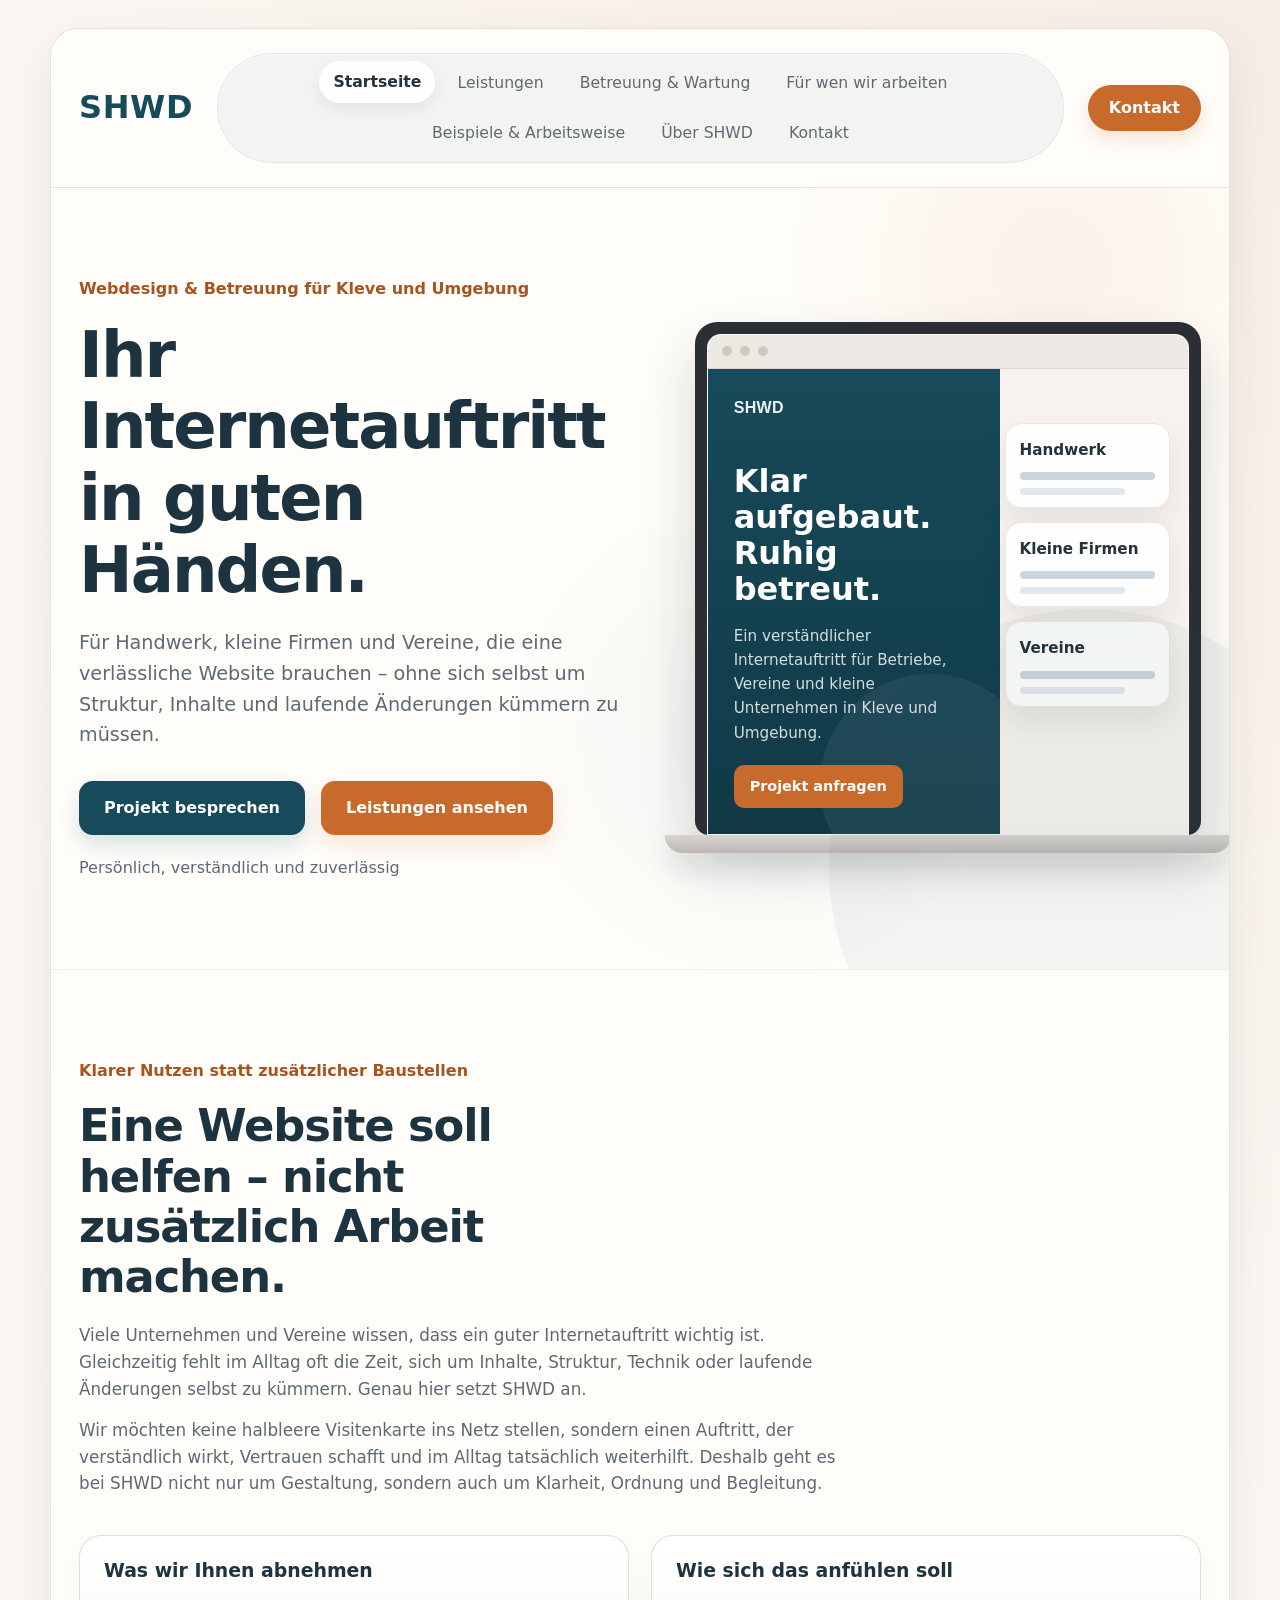
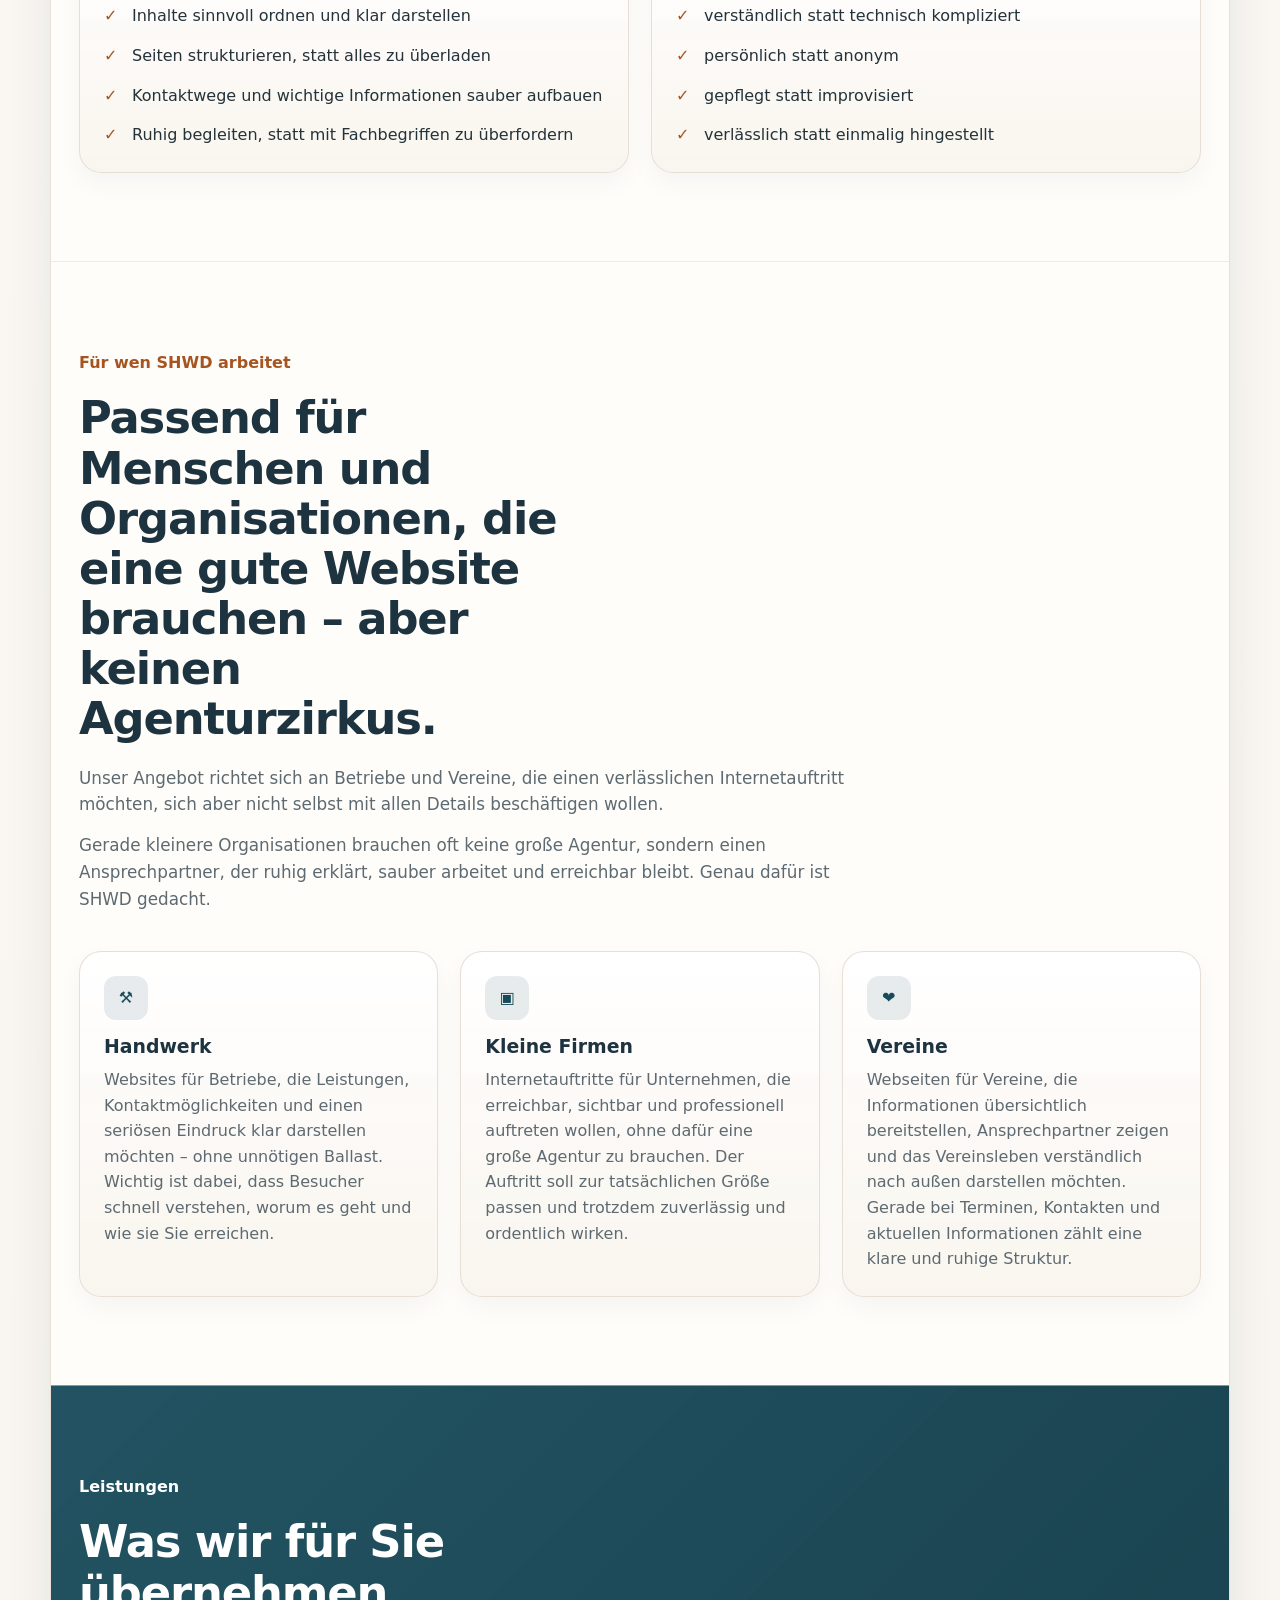
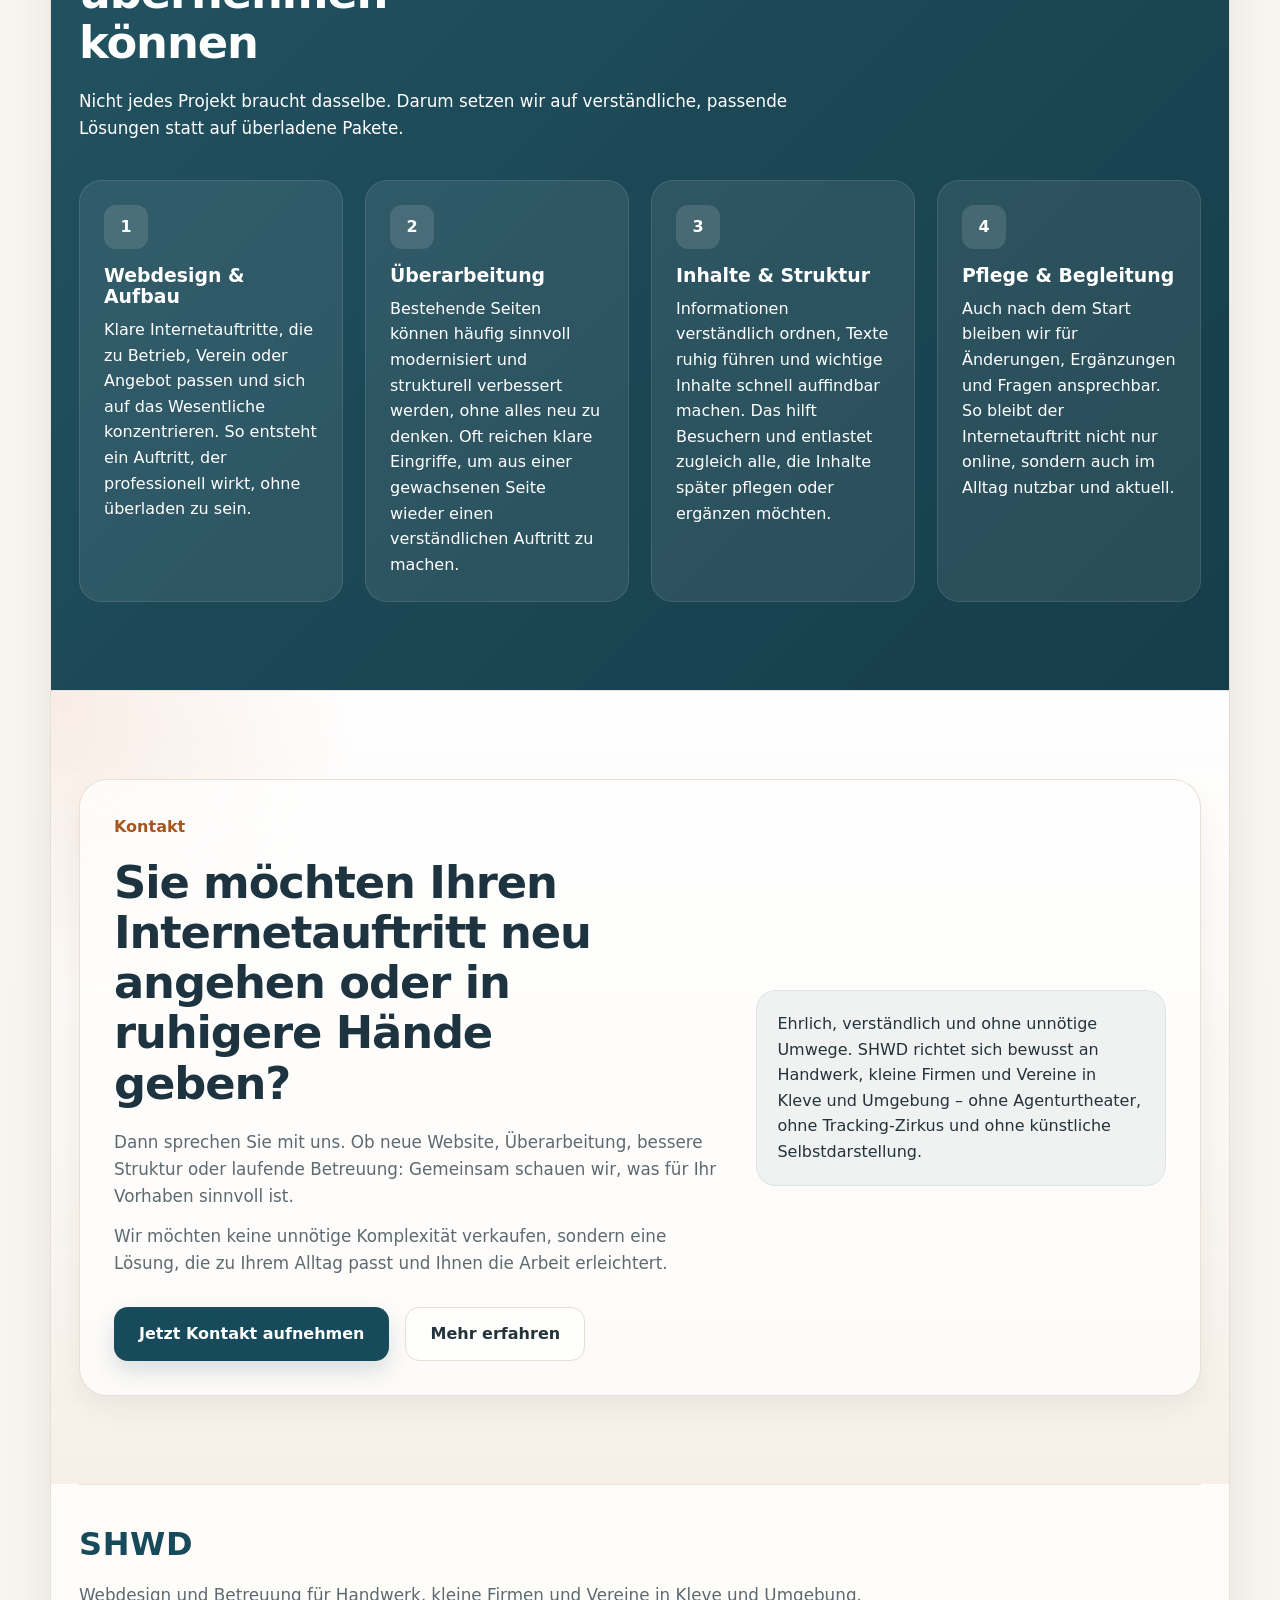
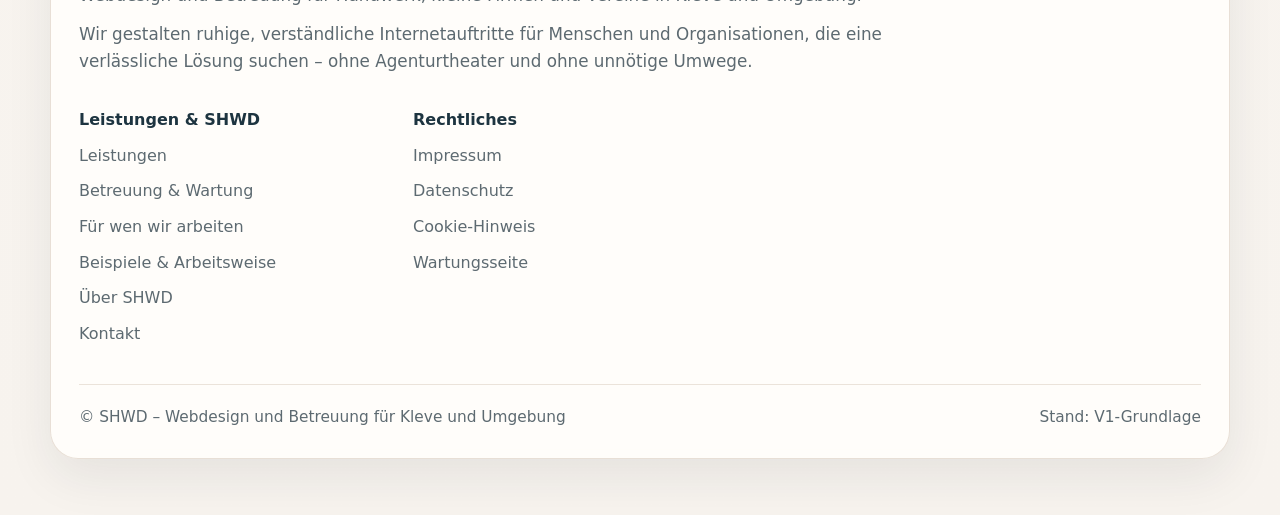
<file: index.html>
<!DOCTYPE html>
<html lang="de">
<head>
  <meta charset="UTF-8" />
  <meta name="viewport" content="width=device-width, initial-scale=1.0" />
  <title>SHWD – Startseite</title>
  <meta name="description" content="SHWD – Webdesign und Betreuung für Handwerk, kleine Firmen und Vereine in Kleve und Umgebung." />
  <link rel="stylesheet" href="assets/styles.css" />
  
</head>
<body>
  <div class="page-shell">
    <div class="container">
      <div class="page-card">
        
<header>
  <div class="nav">
    <a class="logo" href="index.html">SHWD</a>
    <nav class="nav-links" aria-label="Hauptnavigation">
      <a href="index.html" class="active">Startseite</a><a href="leistungen.html">Leistungen</a><a href="betreuung.html">Betreuung & Wartung</a><a href="zielgruppen.html">Für wen wir arbeiten</a><a href="arbeitsweise.html">Beispiele & Arbeitsweise</a><a href="ueber.html">Über SHWD</a><a href="kontakt.php">Kontakt</a>
    </nav>
    <a class="nav-cta" href="kontakt.php">Kontakt</a>
  </div>
</header>
        <main>
          
<section class="hero">
  <div class="hero-copy">
    <div class="eyebrow">Webdesign &amp; Betreuung für Kleve und Umgebung</div>
    <h1>Ihr Internetauftritt in guten Händen.</h1>
    <p class="lead">Für Handwerk, kleine Firmen und Vereine, die eine verlässliche Website brauchen – ohne sich selbst um Struktur, Inhalte und laufende Änderungen kümmern zu müssen.</p>
    <div class="hero-actions">
      <a class="btn btn-primary" href="kontakt.php">Projekt besprechen</a>
      <a class="btn btn-secondary" href="leistungen.html">Leistungen ansehen</a>
    </div>
    <div class="trust-line">Persönlich, verständlich und zuverlässig</div>
  </div>
  <div class="hero-visual" aria-hidden="true">
    <div class="device">
      <div class="screen">
        <div class="screen-topbar"><span class="dot"></span><span class="dot"></span><span class="dot"></span></div>
        <div class="mockup">
          <div class="mockup-main">
            <div class="mockup-brand">SHWD</div>
            <h3>Klar aufgebaut. Ruhig betreut.</h3>
            <p>Ein verständlicher Internetauftritt für Betriebe, Vereine und kleine Unternehmen in Kleve und Umgebung.</p>
            <span class="mini-btn">Projekt anfragen</span>
          </div>
          <div class="mockup-side">
            <div class="card-stack">
              <div class="mini-card"><strong>Handwerk</strong><div class="line"></div><div class="line-light"></div></div>
              <div class="mini-card"><strong>Kleine Firmen</strong><div class="line"></div><div class="line-light"></div></div>
              <div class="mini-card"><strong>Vereine</strong><div class="line"></div><div class="line-light"></div></div>
            </div>
          </div>
        </div>
      </div>
    </div>
  </div>
</section>
<section>
  <div class="section-intro">
    <div class="eyebrow">Klarer Nutzen statt zusätzlicher Baustellen</div>
    <h2>Eine Website soll helfen – nicht zusätzlich Arbeit machen.</h2>
    <p class="mt">Viele Unternehmen und Vereine wissen, dass ein guter Internetauftritt wichtig ist. Gleichzeitig fehlt im Alltag oft die Zeit, sich um Inhalte, Struktur, Technik oder laufende Änderungen selbst zu kümmern. Genau hier setzt SHWD an.</p>
    <p class="mt-small">Wir möchten keine halbleere Visitenkarte ins Netz stellen, sondern einen Auftritt, der verständlich wirkt, Vertrauen schafft und im Alltag tatsächlich weiterhilft. Deshalb geht es bei SHWD nicht nur um Gestaltung, sondern auch um Klarheit, Ordnung und Begleitung.</p>
  </div>
  <div class="split">
    <article class="info-box">
      <h3>Was wir Ihnen abnehmen</h3>
      <ul class="feature-list">
        <li>Inhalte sinnvoll ordnen und klar darstellen</li>
        <li>Seiten strukturieren, statt alles zu überladen</li>
        <li>Kontaktwege und wichtige Informationen sauber aufbauen</li>
        <li>Ruhig begleiten, statt mit Fachbegriffen zu überfordern</li>
      </ul>
    </article>
    <article class="info-box">
      <h3>Wie sich das anfühlen soll</h3>
      <ul class="feature-list">
        <li>verständlich statt technisch kompliziert</li>
        <li>persönlich statt anonym</li>
        <li>gepflegt statt improvisiert</li>
        <li>verlässlich statt einmalig hingestellt</li>
      </ul>
    </article>
  </div>
</section>
<section>
  <div class="section-intro">
    <div class="eyebrow">Für wen SHWD arbeitet</div>
    <h2>Passend für Menschen und Organisationen, die eine gute Website brauchen – aber keinen Agenturzirkus.</h2>
    <p class="mt">Unser Angebot richtet sich an Betriebe und Vereine, die einen verlässlichen Internetauftritt möchten, sich aber nicht selbst mit allen Details beschäftigen wollen.</p>
    <p class="mt-small">Gerade kleinere Organisationen brauchen oft keine große Agentur, sondern einen Ansprechpartner, der ruhig erklärt, sauber arbeitet und erreichbar bleibt. Genau dafür ist SHWD gedacht.</p>
  </div>
  <div class="grid-3">
    <article class="panel"><div class="icon-badge">⚒</div><h3>Handwerk</h3><p>Websites für Betriebe, die Leistungen, Kontaktmöglichkeiten und einen seriösen Eindruck klar darstellen möchten – ohne unnötigen Ballast. Wichtig ist dabei, dass Besucher schnell verstehen, worum es geht und wie sie Sie erreichen.</p></article>
    <article class="panel"><div class="icon-badge">▣</div><h3>Kleine Firmen</h3><p>Internetauftritte für Unternehmen, die erreichbar, sichtbar und professionell auftreten wollen, ohne dafür eine große Agentur zu brauchen. Der Auftritt soll zur tatsächlichen Größe passen und trotzdem zuverlässig und ordentlich wirken.</p></article>
    <article class="panel"><div class="icon-badge">❤</div><h3>Vereine</h3><p>Webseiten für Vereine, die Informationen übersichtlich bereitstellen, Ansprechpartner zeigen und das Vereinsleben verständlich nach außen darstellen möchten. Gerade bei Terminen, Kontakten und aktuellen Informationen zählt eine klare und ruhige Struktur.</p></article>
  </div>
</section>
<section class="highlight-band">
  <div class="section-intro">
    <div class="eyebrow">Leistungen</div>
    <h2>Was wir für Sie übernehmen können</h2>
    <p class="mt">Nicht jedes Projekt braucht dasselbe. Darum setzen wir auf verständliche, passende Lösungen statt auf überladene Pakete.</p>
  </div>
  <div class="grid-4">
    <article class="panel"><div class="icon-badge">1</div><h3>Webdesign &amp; Aufbau</h3><p>Klare Internetauftritte, die zu Betrieb, Verein oder Angebot passen und sich auf das Wesentliche konzentrieren. So entsteht ein Auftritt, der professionell wirkt, ohne überladen zu sein.</p></article>
    <article class="panel"><div class="icon-badge">2</div><h3>Überarbeitung</h3><p>Bestehende Seiten können häufig sinnvoll modernisiert und strukturell verbessert werden, ohne alles neu zu denken. Oft reichen klare Eingriffe, um aus einer gewachsenen Seite wieder einen verständlichen Auftritt zu machen.</p></article>
    <article class="panel"><div class="icon-badge">3</div><h3>Inhalte &amp; Struktur</h3><p>Informationen verständlich ordnen, Texte ruhig führen und wichtige Inhalte schnell auffindbar machen. Das hilft Besuchern und entlastet zugleich alle, die Inhalte später pflegen oder ergänzen möchten.</p></article>
    <article class="panel"><div class="icon-badge">4</div><h3>Pflege &amp; Begleitung</h3><p>Auch nach dem Start bleiben wir für Änderungen, Ergänzungen und Fragen ansprechbar. So bleibt der Internetauftritt nicht nur online, sondern auch im Alltag nutzbar und aktuell.</p></article>
  </div>
</section>
<section class="cta-section">
  <div class="cta-box">
    <div>
      <div class="eyebrow">Kontakt</div>
      <h2>Sie möchten Ihren Internetauftritt neu angehen oder in ruhigere Hände geben?</h2>
      <p class="mt">Dann sprechen Sie mit uns. Ob neue Website, Überarbeitung, bessere Struktur oder laufende Betreuung: Gemeinsam schauen wir, was für Ihr Vorhaben sinnvoll ist.</p>
      <p class="mt-small">Wir möchten keine unnötige Komplexität verkaufen, sondern eine Lösung, die zu Ihrem Alltag passt und Ihnen die Arbeit erleichtert.</p>
      <div class="hero-actions">
        <a class="btn btn-primary" href="kontakt.php">Jetzt Kontakt aufnehmen</a>
        <a class="btn btn-ghost" href="arbeitsweise.html">Mehr erfahren</a>
      </div>
    </div>
    <aside class="cta-note">Ehrlich, verständlich und ohne unnötige Umwege. SHWD richtet sich bewusst an Handwerk, kleine Firmen und Vereine in Kleve und Umgebung – ohne Agenturtheater, ohne Tracking-Zirkus und ohne künstliche Selbstdarstellung.</aside>
  </div>
</section>
        </main>
        
<footer>
  <div class="footer-wrap">
    <div class="footer-top">
      <div class="logo">SHWD</div>
      <p>Webdesign und Betreuung für Handwerk, kleine Firmen und Vereine in Kleve und Umgebung.</p>
      <p>Wir gestalten ruhige, verständliche Internetauftritte für Menschen und Organisationen, die eine verlässliche Lösung suchen – ohne Agenturtheater und ohne unnötige Umwege.</p>
    </div>
    <div class="footer-links">
      <div class="footer-col">
        <h4>Leistungen &amp; SHWD</h4>
        <a href="leistungen.html">Leistungen</a><a href="betreuung.html">Betreuung & Wartung</a><a href="zielgruppen.html">Für wen wir arbeiten</a><a href="arbeitsweise.html">Beispiele & Arbeitsweise</a><a href="ueber.html">Über SHWD</a><a href="kontakt.php">Kontakt</a>
      </div>
      <div class="footer-col">
        <h4>Rechtliches</h4>
        <a href="impressum.html">Impressum</a><a href="datenschutz.html">Datenschutz</a><a href="cookies.html">Cookie-Hinweis</a><a href="wartung.html">Wartungsseite</a>
      </div>
    </div>
    <div class="footer-bottom">
      <span>© SHWD – Webdesign und Betreuung für Kleve und Umgebung</span>
      <span>Stand: V1-Grundlage</span>
    </div>
  </div>
</footer>
      </div>
    </div>
  </div>
</body>
</html>
</file>
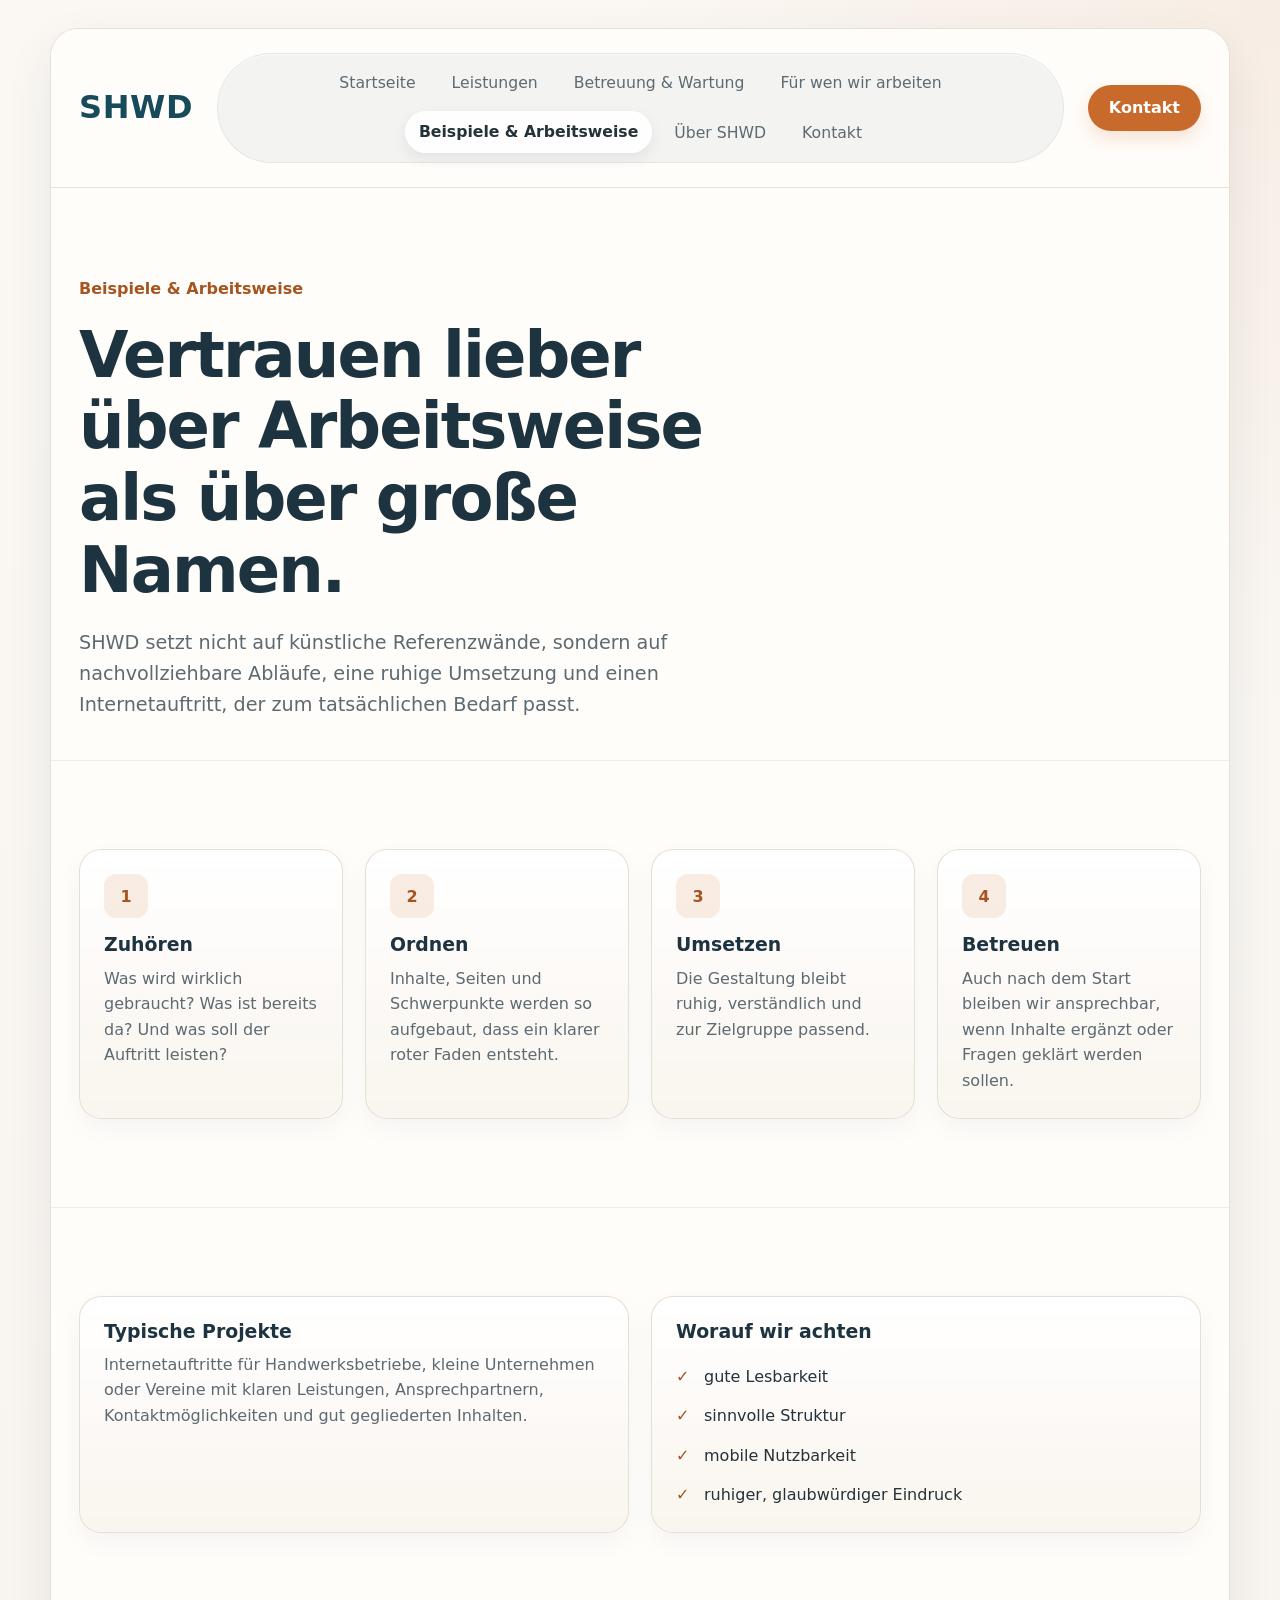
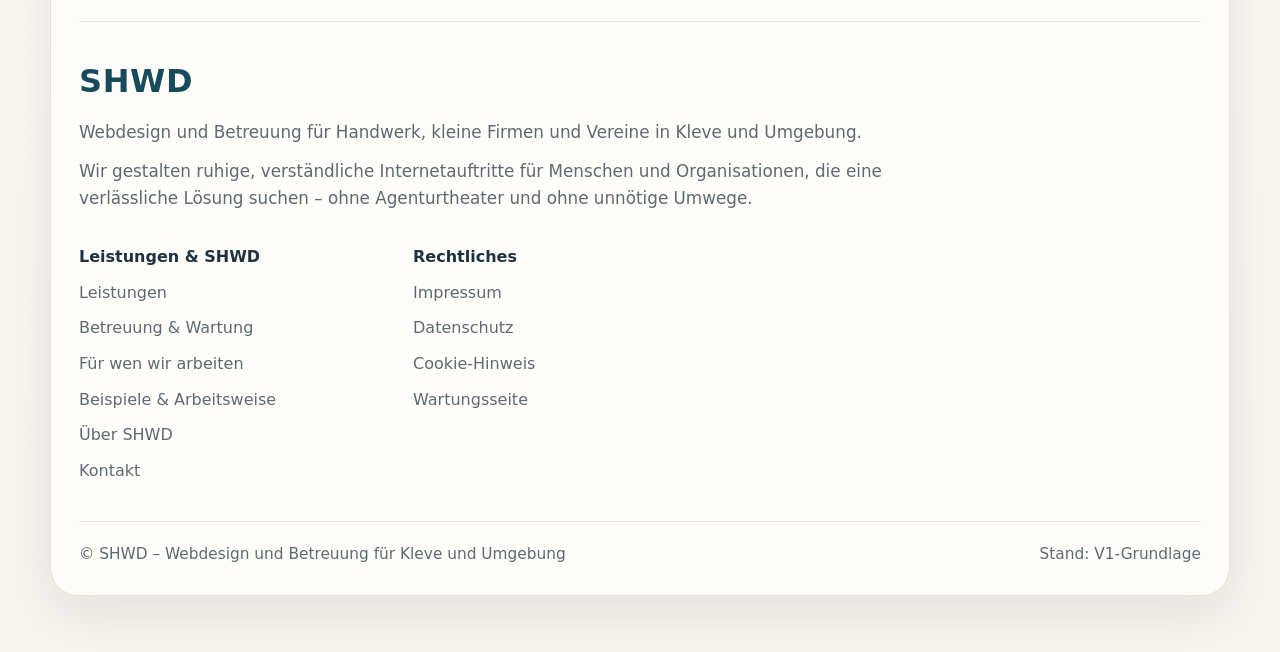
<file: arbeitsweise.html>
<!DOCTYPE html>
<html lang="de">
<head>
  <meta charset="UTF-8" />
  <meta name="viewport" content="width=device-width, initial-scale=1.0" />
  <title>SHWD – Beispiele & Arbeitsweise</title>
  <meta name="description" content="Arbeitsweise von SHWD: zuhören, ordnen, umsetzen und betreuen." />
  <link rel="stylesheet" href="assets/styles.css" />
  
</head>
<body>
  <div class="page-shell">
    <div class="container">
      <div class="page-card">
        
<header>
  <div class="nav">
    <a class="logo" href="index.html">SHWD</a>
    <nav class="nav-links" aria-label="Hauptnavigation">
      <a href="index.html">Startseite</a><a href="leistungen.html">Leistungen</a><a href="betreuung.html">Betreuung & Wartung</a><a href="zielgruppen.html">Für wen wir arbeiten</a><a href="arbeitsweise.html" class="active">Beispiele & Arbeitsweise</a><a href="ueber.html">Über SHWD</a><a href="kontakt.php">Kontakt</a>
    </nav>
    <a class="nav-cta" href="kontakt.php">Kontakt</a>
  </div>
</header>
        <main>
          
<section class="page-hero small">
  <div class="eyebrow">Beispiele &amp; Arbeitsweise</div>
  <h1>Vertrauen lieber über Arbeitsweise als über große Namen.</h1>
  <p class="lead">SHWD setzt nicht auf künstliche Referenzwände, sondern auf nachvollziehbare Abläufe, eine ruhige Umsetzung und einen Internetauftritt, der zum tatsächlichen Bedarf passt.</p>
</section>
<section>
  <div class="grid-4">
    <article class="step"><div class="step-no">1</div><h3>Zuhören</h3><p>Was wird wirklich gebraucht? Was ist bereits da? Und was soll der Auftritt leisten?</p></article>
    <article class="step"><div class="step-no">2</div><h3>Ordnen</h3><p>Inhalte, Seiten und Schwerpunkte werden so aufgebaut, dass ein klarer roter Faden entsteht.</p></article>
    <article class="step"><div class="step-no">3</div><h3>Umsetzen</h3><p>Die Gestaltung bleibt ruhig, verständlich und zur Zielgruppe passend.</p></article>
    <article class="step"><div class="step-no">4</div><h3>Betreuen</h3><p>Auch nach dem Start bleiben wir ansprechbar, wenn Inhalte ergänzt oder Fragen geklärt werden sollen.</p></article>
  </div>
</section>
<section>
  <div class="split">
    <article class="info-box"><h3>Typische Projekte</h3><p>Internetauftritte für Handwerksbetriebe, kleine Unternehmen oder Vereine mit klaren Leistungen, Ansprechpartnern, Kontaktmöglichkeiten und gut gegliederten Inhalten.</p></article>
    <article class="info-box"><h3>Worauf wir achten</h3><ul class="feature-list"><li>gute Lesbarkeit</li><li>sinnvolle Struktur</li><li>mobile Nutzbarkeit</li><li>ruhiger, glaubwürdiger Eindruck</li></ul></article>
  </div>
</section>
        </main>
        
<footer>
  <div class="footer-wrap">
    <div class="footer-top">
      <div class="logo">SHWD</div>
      <p>Webdesign und Betreuung für Handwerk, kleine Firmen und Vereine in Kleve und Umgebung.</p>
      <p>Wir gestalten ruhige, verständliche Internetauftritte für Menschen und Organisationen, die eine verlässliche Lösung suchen – ohne Agenturtheater und ohne unnötige Umwege.</p>
    </div>
    <div class="footer-links">
      <div class="footer-col">
        <h4>Leistungen &amp; SHWD</h4>
        <a href="leistungen.html">Leistungen</a><a href="betreuung.html">Betreuung & Wartung</a><a href="zielgruppen.html">Für wen wir arbeiten</a><a href="arbeitsweise.html">Beispiele & Arbeitsweise</a><a href="ueber.html">Über SHWD</a><a href="kontakt.php">Kontakt</a>
      </div>
      <div class="footer-col">
        <h4>Rechtliches</h4>
        <a href="impressum.html">Impressum</a><a href="datenschutz.html">Datenschutz</a><a href="cookies.html">Cookie-Hinweis</a><a href="wartung.html">Wartungsseite</a>
      </div>
    </div>
    <div class="footer-bottom">
      <span>© SHWD – Webdesign und Betreuung für Kleve und Umgebung</span>
      <span>Stand: V1-Grundlage</span>
    </div>
  </div>
</footer>
      </div>
    </div>
  </div>
</body>
</html>
</file>
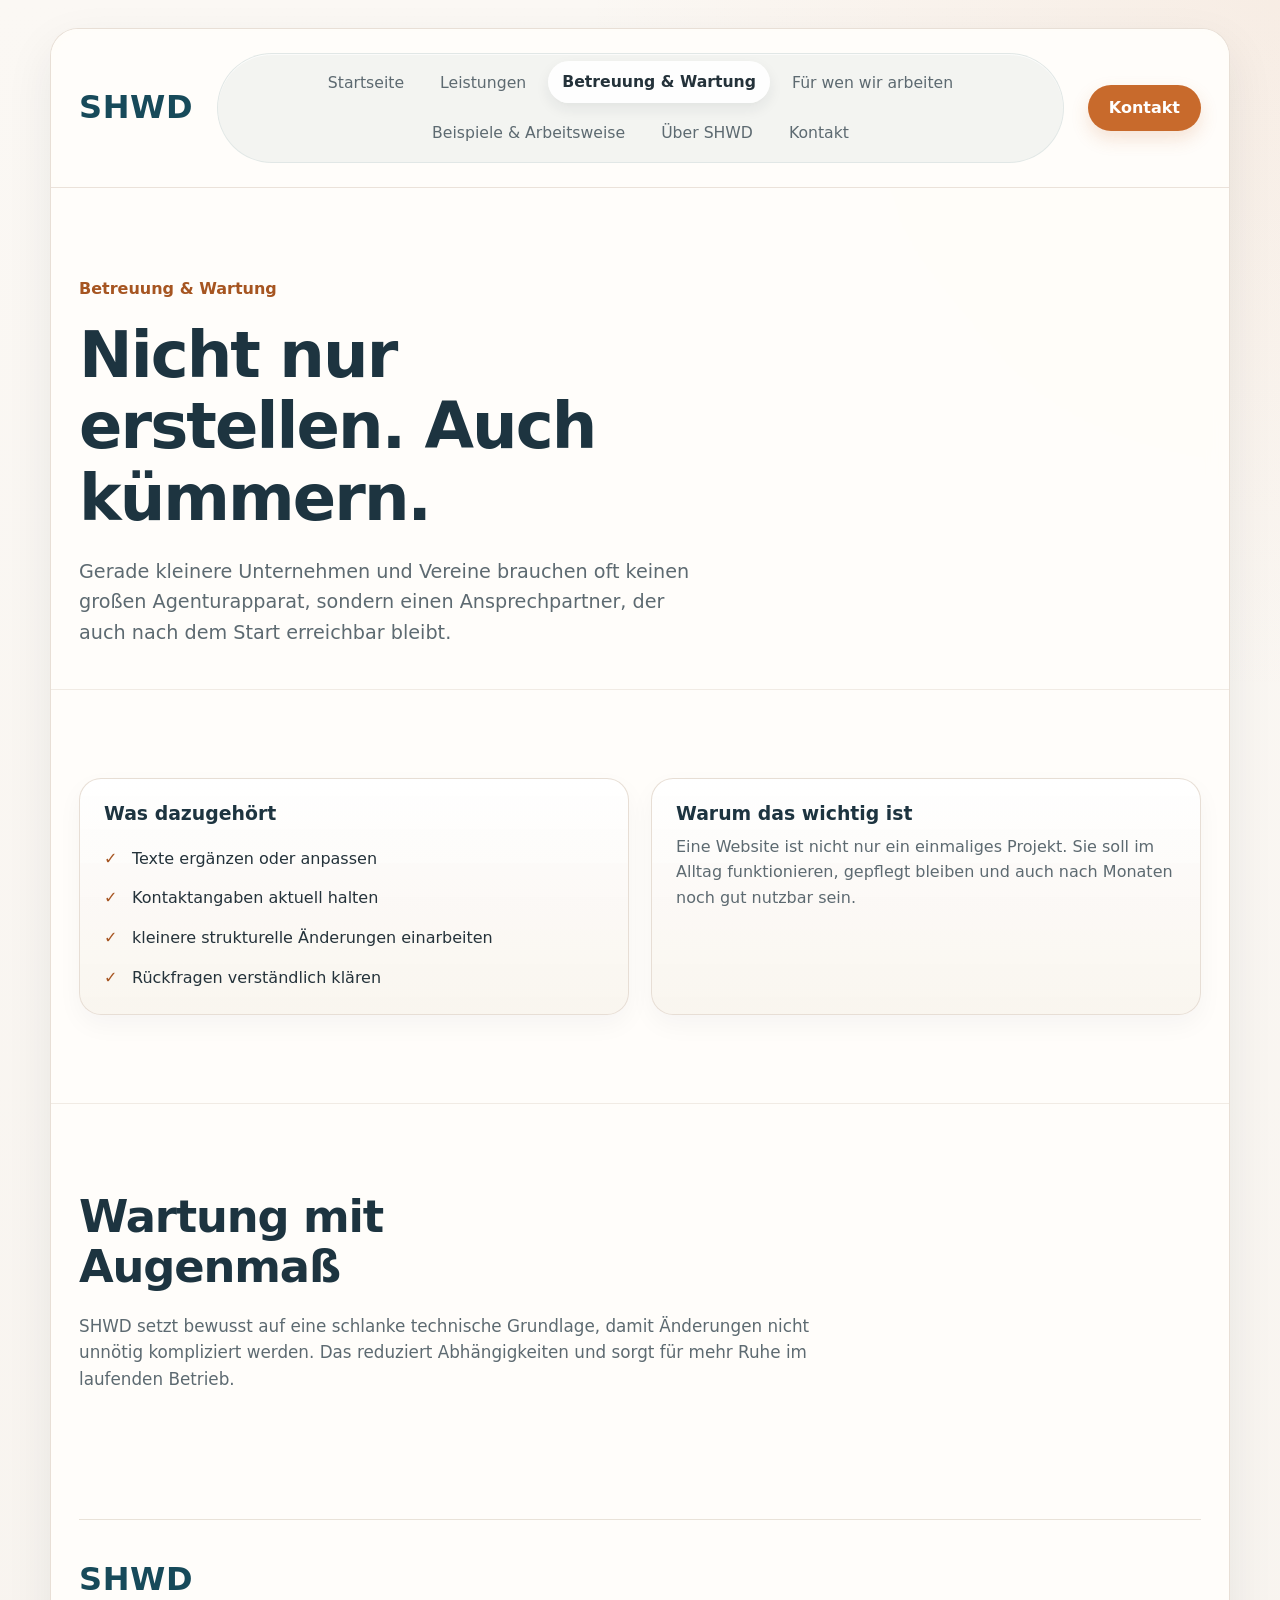
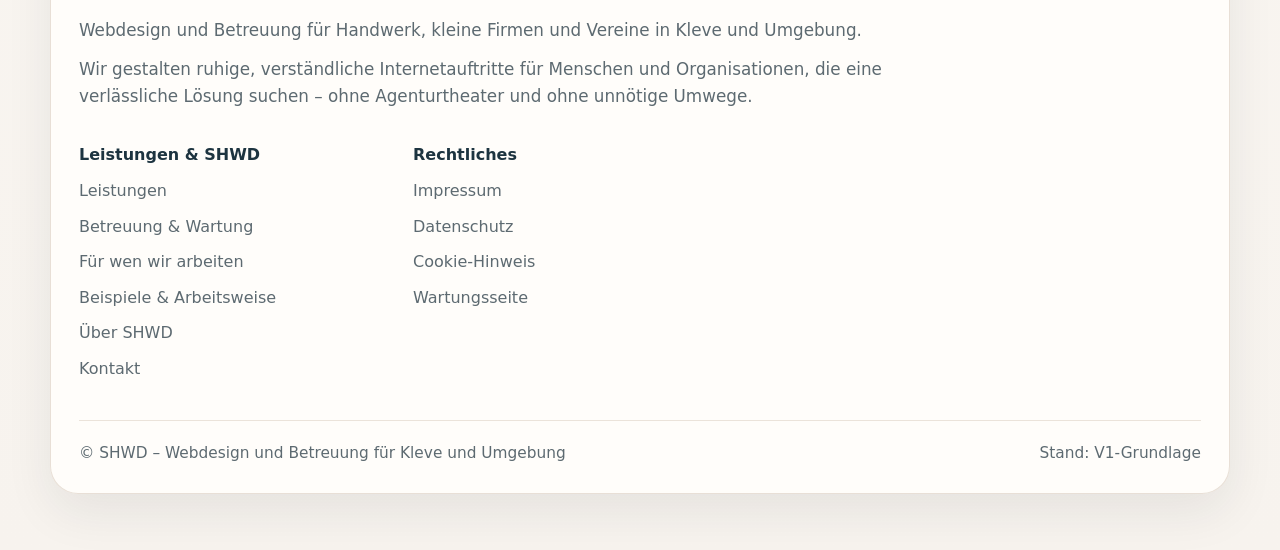
<file: betreuung.html>
<!DOCTYPE html>
<html lang="de">
<head>
  <meta charset="UTF-8" />
  <meta name="viewport" content="width=device-width, initial-scale=1.0" />
  <title>SHWD – Betreuung & Wartung</title>
  <meta name="description" content="Betreuung und Wartung für Internetauftritte von SHWD." />
  <link rel="stylesheet" href="assets/styles.css" />
  
</head>
<body>
  <div class="page-shell">
    <div class="container">
      <div class="page-card">
        
<header>
  <div class="nav">
    <a class="logo" href="index.html">SHWD</a>
    <nav class="nav-links" aria-label="Hauptnavigation">
      <a href="index.html">Startseite</a><a href="leistungen.html">Leistungen</a><a href="betreuung.html" class="active">Betreuung & Wartung</a><a href="zielgruppen.html">Für wen wir arbeiten</a><a href="arbeitsweise.html">Beispiele & Arbeitsweise</a><a href="ueber.html">Über SHWD</a><a href="kontakt.php">Kontakt</a>
    </nav>
    <a class="nav-cta" href="kontakt.php">Kontakt</a>
  </div>
</header>
        <main>
          
<section class="page-hero small">
  <div class="eyebrow">Betreuung &amp; Wartung</div>
  <h1>Nicht nur erstellen. Auch kümmern.</h1>
  <p class="lead">Gerade kleinere Unternehmen und Vereine brauchen oft keinen großen Agenturapparat, sondern einen Ansprechpartner, der auch nach dem Start erreichbar bleibt.</p>
</section>
<section>
  <div class="split">
    <article class="info-box"><h3>Was dazugehört</h3><ul class="feature-list"><li>Texte ergänzen oder anpassen</li><li>Kontaktangaben aktuell halten</li><li>kleinere strukturelle Änderungen einarbeiten</li><li>Rückfragen verständlich klären</li></ul></article>
    <article class="info-box"><h3>Warum das wichtig ist</h3><p>Eine Website ist nicht nur ein einmaliges Projekt. Sie soll im Alltag funktionieren, gepflegt bleiben und auch nach Monaten noch gut nutzbar sein.</p></article>
  </div>
</section>
<section><div class="section-intro"><h2>Wartung mit Augenmaß</h2><p class="mt">SHWD setzt bewusst auf eine schlanke technische Grundlage, damit Änderungen nicht unnötig kompliziert werden. Das reduziert Abhängigkeiten und sorgt für mehr Ruhe im laufenden Betrieb.</p></div></section>
        </main>
        
<footer>
  <div class="footer-wrap">
    <div class="footer-top">
      <div class="logo">SHWD</div>
      <p>Webdesign und Betreuung für Handwerk, kleine Firmen und Vereine in Kleve und Umgebung.</p>
      <p>Wir gestalten ruhige, verständliche Internetauftritte für Menschen und Organisationen, die eine verlässliche Lösung suchen – ohne Agenturtheater und ohne unnötige Umwege.</p>
    </div>
    <div class="footer-links">
      <div class="footer-col">
        <h4>Leistungen &amp; SHWD</h4>
        <a href="leistungen.html">Leistungen</a><a href="betreuung.html">Betreuung & Wartung</a><a href="zielgruppen.html">Für wen wir arbeiten</a><a href="arbeitsweise.html">Beispiele & Arbeitsweise</a><a href="ueber.html">Über SHWD</a><a href="kontakt.php">Kontakt</a>
      </div>
      <div class="footer-col">
        <h4>Rechtliches</h4>
        <a href="impressum.html">Impressum</a><a href="datenschutz.html">Datenschutz</a><a href="cookies.html">Cookie-Hinweis</a><a href="wartung.html">Wartungsseite</a>
      </div>
    </div>
    <div class="footer-bottom">
      <span>© SHWD – Webdesign und Betreuung für Kleve und Umgebung</span>
      <span>Stand: V1-Grundlage</span>
    </div>
  </div>
</footer>
      </div>
    </div>
  </div>
</body>
</html>
</file>
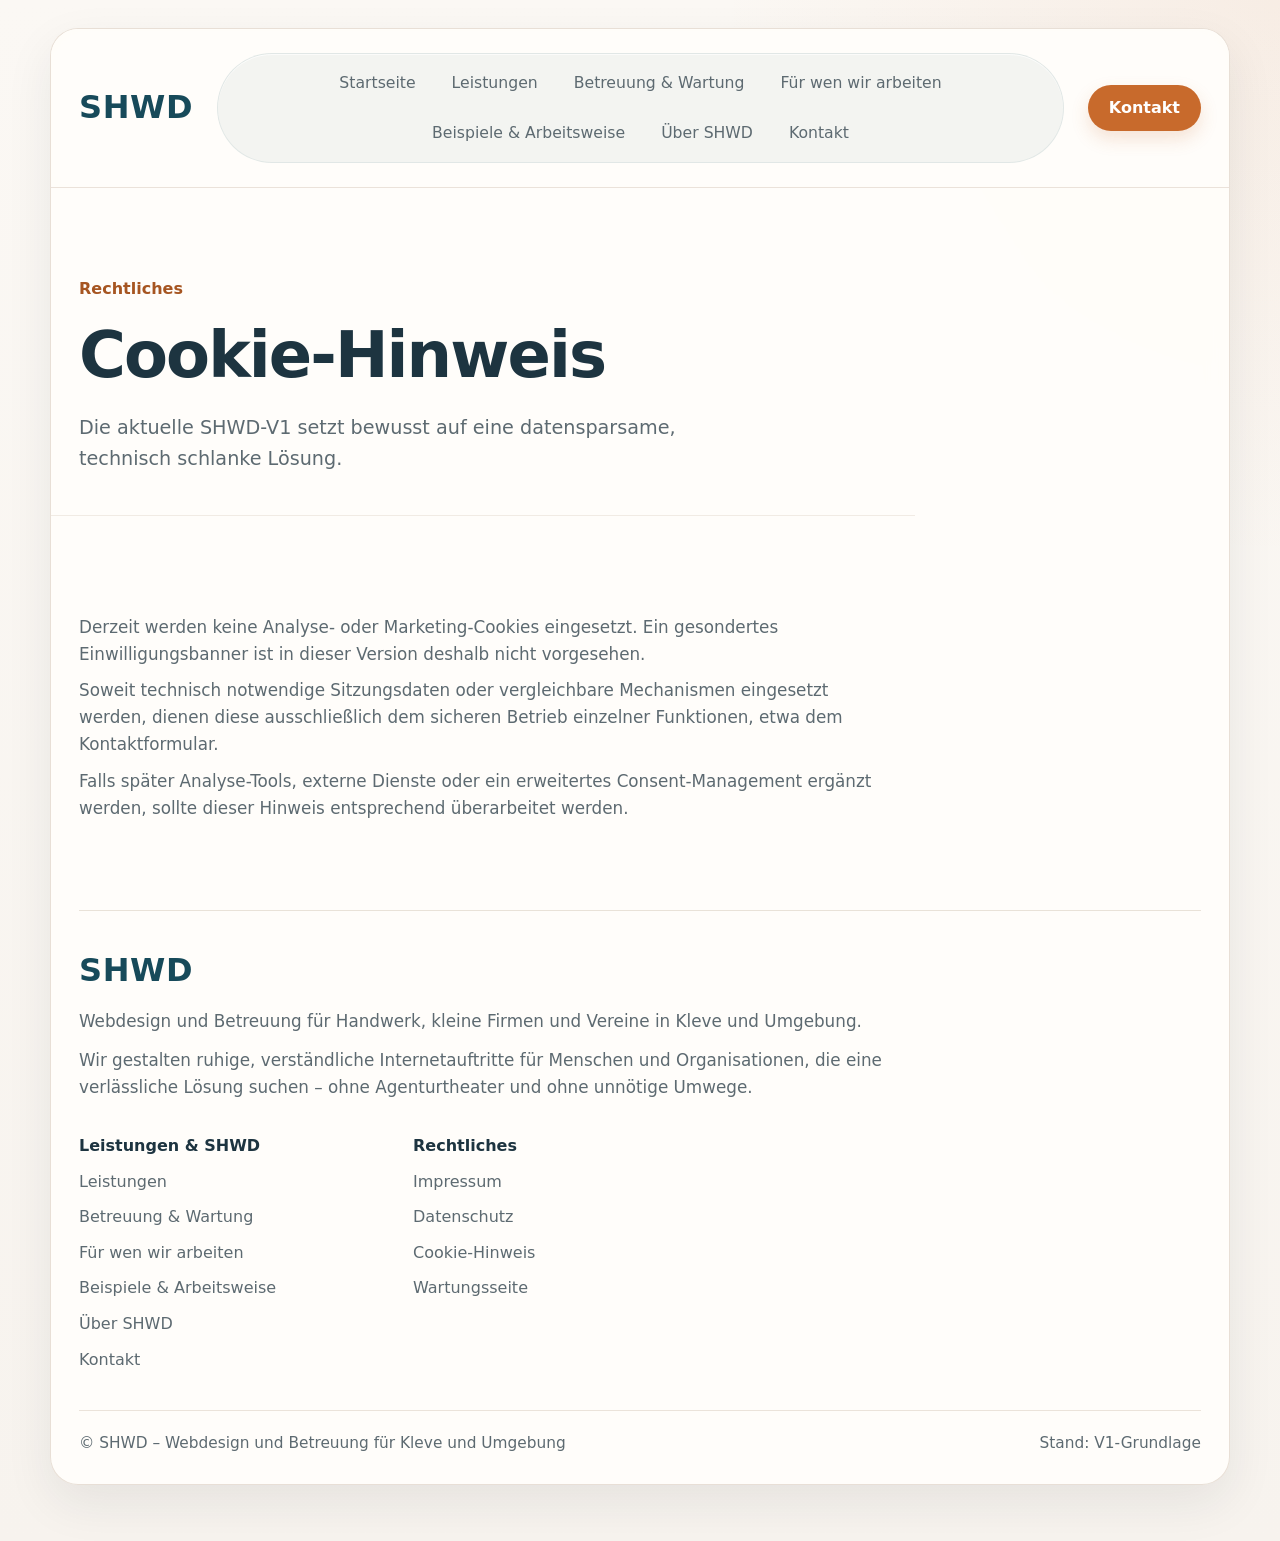
<file: cookies.html>
<!DOCTYPE html>
<html lang="de">
<head>
  <meta charset="UTF-8" />
  <meta name="viewport" content="width=device-width, initial-scale=1.0" />
  <title>SHWD – Cookie-Hinweis</title>
  <meta name="description" content="Cookie-Hinweis der SHWD-Website." />
  <link rel="stylesheet" href="assets/styles.css" />
  
</head>
<body>
  <div class="page-shell">
    <div class="container">
      <div class="page-card">
        
<header>
  <div class="nav">
    <a class="logo" href="index.html">SHWD</a>
    <nav class="nav-links" aria-label="Hauptnavigation">
      <a href="index.html">Startseite</a><a href="leistungen.html">Leistungen</a><a href="betreuung.html">Betreuung & Wartung</a><a href="zielgruppen.html">Für wen wir arbeiten</a><a href="arbeitsweise.html">Beispiele & Arbeitsweise</a><a href="ueber.html">Über SHWD</a><a href="kontakt.php">Kontakt</a>
    </nav>
    <a class="nav-cta" href="kontakt.php">Kontakt</a>
  </div>
</header>
        <main>
          
<section class="page-hero small legal">
  <div class="eyebrow">Rechtliches</div>
  <h1>Cookie-Hinweis</h1>
  <p class="lead">Die aktuelle SHWD-V1 setzt bewusst auf eine datensparsame, technisch schlanke Lösung.</p>
</section>
<section class="legal-copy">
  <p>Derzeit werden keine Analyse- oder Marketing-Cookies eingesetzt. Ein gesondertes Einwilligungsbanner ist in dieser Version deshalb nicht vorgesehen.</p>
  <p>Soweit technisch notwendige Sitzungsdaten oder vergleichbare Mechanismen eingesetzt werden, dienen diese ausschließlich dem sicheren Betrieb einzelner Funktionen, etwa dem Kontaktformular.</p>
  <p>Falls später Analyse-Tools, externe Dienste oder ein erweitertes Consent-Management ergänzt werden, sollte dieser Hinweis entsprechend überarbeitet werden.</p>
</section>
        </main>
        
<footer>
  <div class="footer-wrap">
    <div class="footer-top">
      <div class="logo">SHWD</div>
      <p>Webdesign und Betreuung für Handwerk, kleine Firmen und Vereine in Kleve und Umgebung.</p>
      <p>Wir gestalten ruhige, verständliche Internetauftritte für Menschen und Organisationen, die eine verlässliche Lösung suchen – ohne Agenturtheater und ohne unnötige Umwege.</p>
    </div>
    <div class="footer-links">
      <div class="footer-col">
        <h4>Leistungen &amp; SHWD</h4>
        <a href="leistungen.html">Leistungen</a><a href="betreuung.html">Betreuung & Wartung</a><a href="zielgruppen.html">Für wen wir arbeiten</a><a href="arbeitsweise.html">Beispiele & Arbeitsweise</a><a href="ueber.html">Über SHWD</a><a href="kontakt.php">Kontakt</a>
      </div>
      <div class="footer-col">
        <h4>Rechtliches</h4>
        <a href="impressum.html">Impressum</a><a href="datenschutz.html">Datenschutz</a><a href="cookies.html">Cookie-Hinweis</a><a href="wartung.html">Wartungsseite</a>
      </div>
    </div>
    <div class="footer-bottom">
      <span>© SHWD – Webdesign und Betreuung für Kleve und Umgebung</span>
      <span>Stand: V1-Grundlage</span>
    </div>
  </div>
</footer>
      </div>
    </div>
  </div>
</body>
</html>
</file>
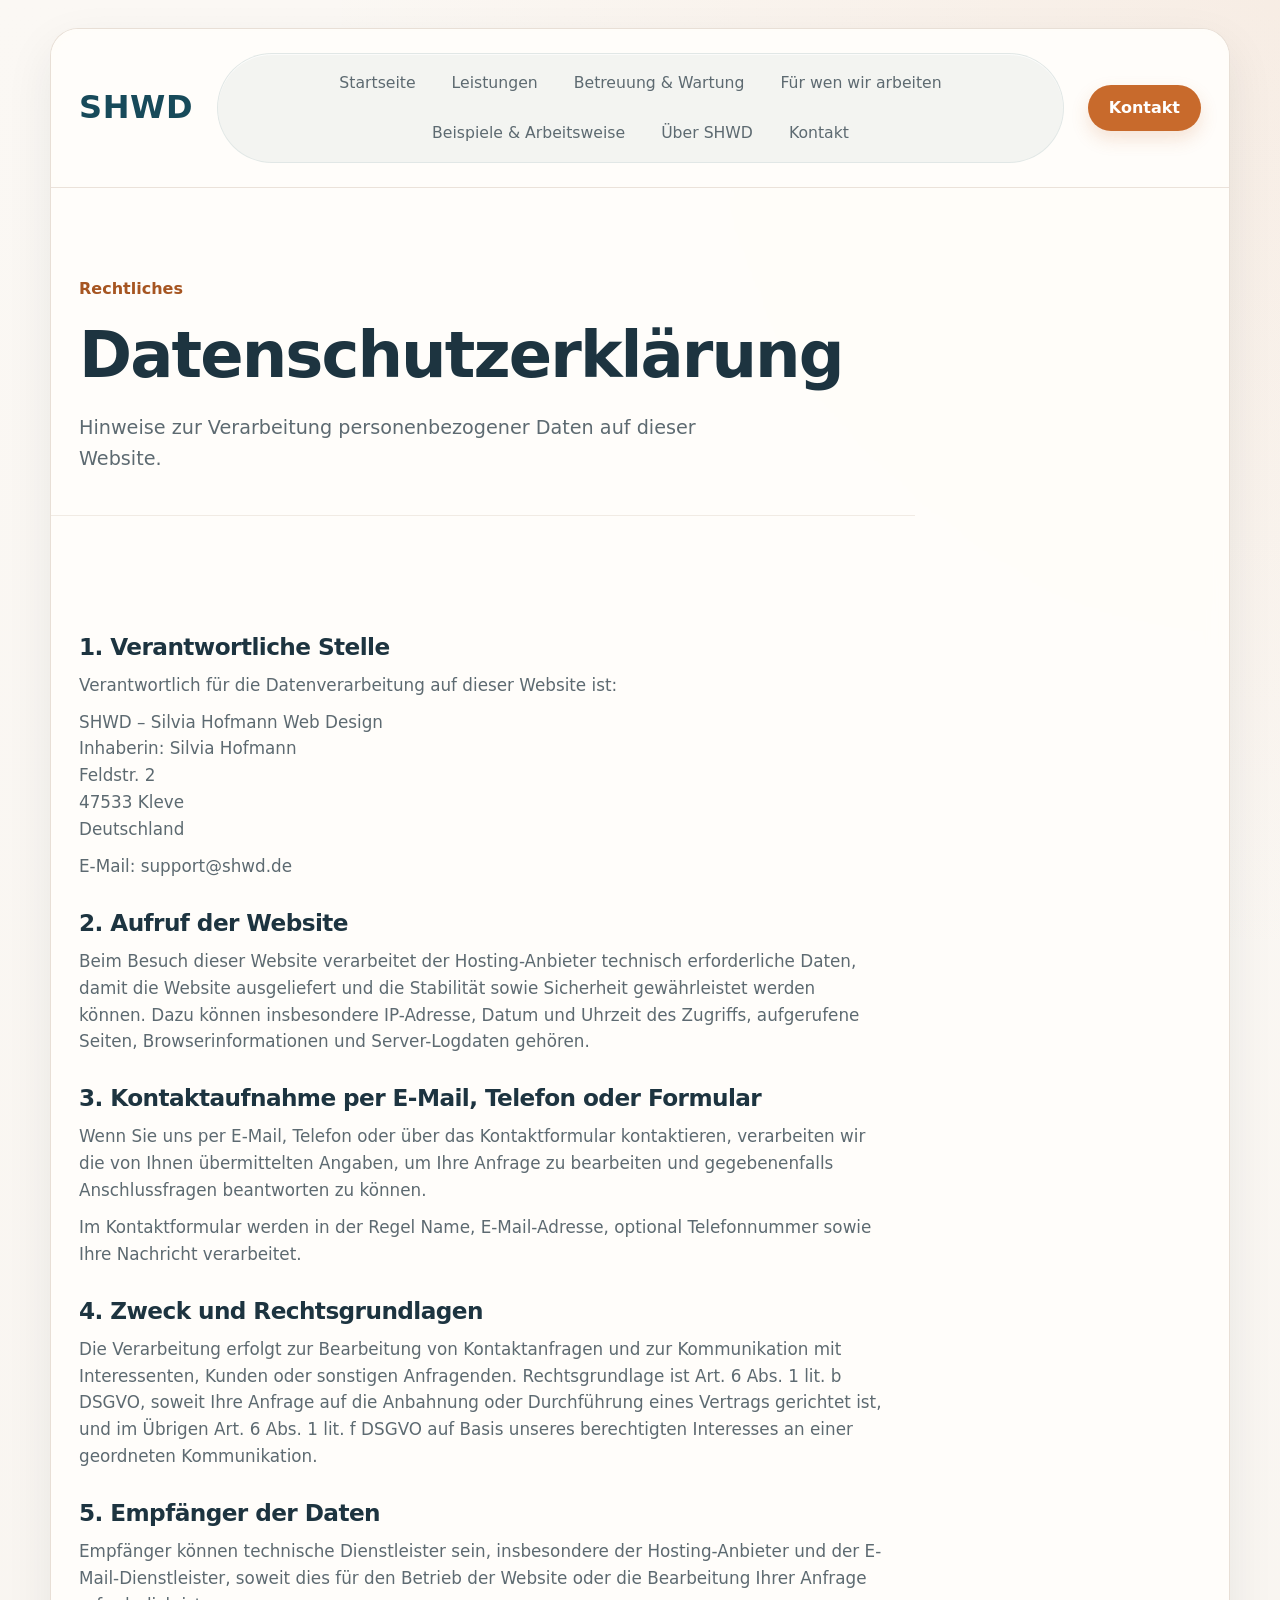
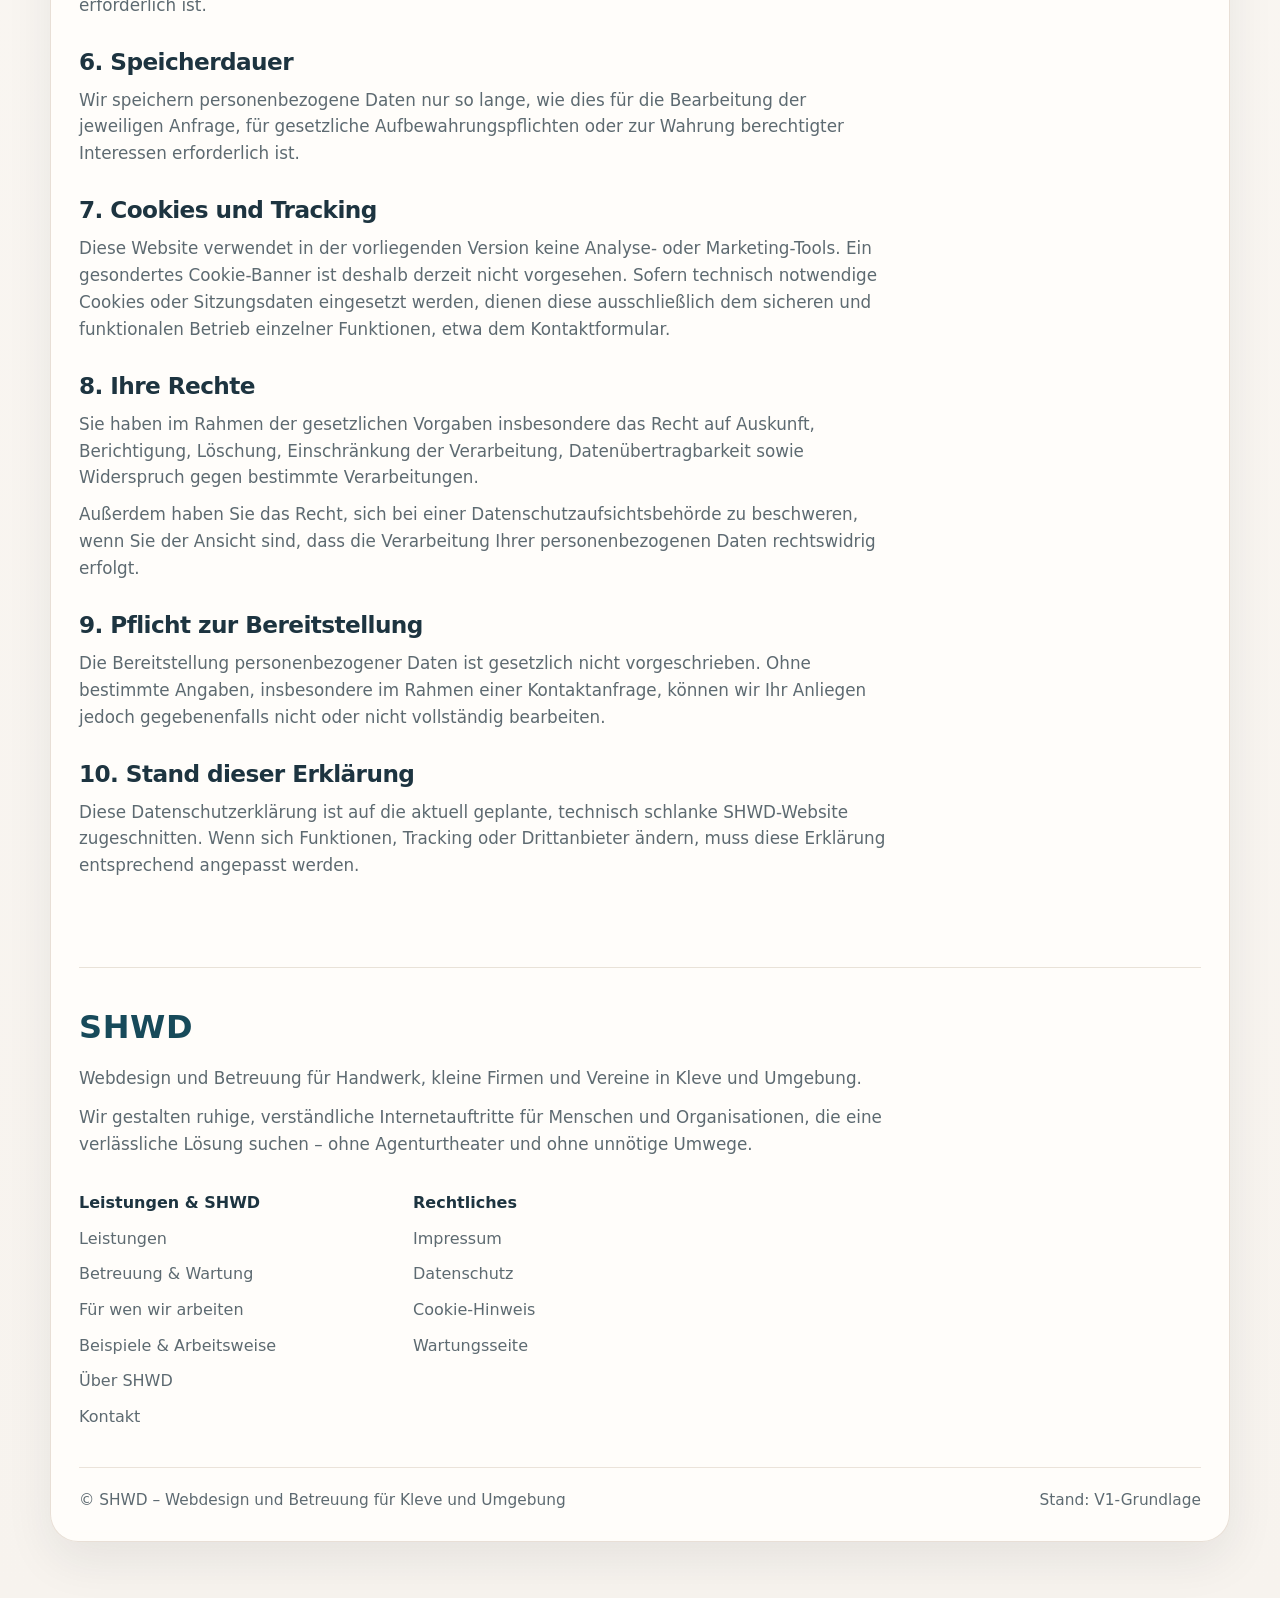
<file: datenschutz.html>
<!DOCTYPE html>
<html lang="de">
<head>
  <meta charset="UTF-8" />
  <meta name="viewport" content="width=device-width, initial-scale=1.0" />
  <title>SHWD – Datenschutz</title>
  <meta name="description" content="Datenschutzhinweise der SHWD-Website." />
  <link rel="stylesheet" href="assets/styles.css" />
  
</head>
<body>
  <div class="page-shell">
    <div class="container">
      <div class="page-card">
        
<header>
  <div class="nav">
    <a class="logo" href="index.html">SHWD</a>
    <nav class="nav-links" aria-label="Hauptnavigation">
      <a href="index.html">Startseite</a><a href="leistungen.html">Leistungen</a><a href="betreuung.html">Betreuung & Wartung</a><a href="zielgruppen.html">Für wen wir arbeiten</a><a href="arbeitsweise.html">Beispiele & Arbeitsweise</a><a href="ueber.html">Über SHWD</a><a href="kontakt.php">Kontakt</a>
    </nav>
    <a class="nav-cta" href="kontakt.php">Kontakt</a>
  </div>
</header>
        <main>
          
<section class="page-hero small legal">
  <div class="eyebrow">Rechtliches</div>
  <h1>Datenschutzerklärung</h1>
  <p class="lead">Hinweise zur Verarbeitung personenbezogener Daten auf dieser Website.</p>
</section>
<section class="legal-copy">
  <h2>1. Verantwortliche Stelle</h2>
  <p>Verantwortlich für die Datenverarbeitung auf dieser Website ist:</p>
  <p>SHWD – Silvia Hofmann Web Design<br>Inhaberin: Silvia Hofmann<br>Feldstr. 2<br>47533 Kleve<br>Deutschland</p>
  <p>E-Mail: <a href="mailto:support@shwd.de">support@shwd.de</a></p>

  <h2>2. Aufruf der Website</h2>
  <p>Beim Besuch dieser Website verarbeitet der Hosting-Anbieter technisch erforderliche Daten, damit die Website ausgeliefert und die Stabilität sowie Sicherheit gewährleistet werden können. Dazu können insbesondere IP-Adresse, Datum und Uhrzeit des Zugriffs, aufgerufene Seiten, Browserinformationen und Server-Logdaten gehören.</p>

  <h2>3. Kontaktaufnahme per E-Mail, Telefon oder Formular</h2>
  <p>Wenn Sie uns per E-Mail, Telefon oder über das Kontaktformular kontaktieren, verarbeiten wir die von Ihnen übermittelten Angaben, um Ihre Anfrage zu bearbeiten und gegebenenfalls Anschlussfragen beantworten zu können.</p>
  <p>Im Kontaktformular werden in der Regel Name, E-Mail-Adresse, optional Telefonnummer sowie Ihre Nachricht verarbeitet.</p>

  <h2>4. Zweck und Rechtsgrundlagen</h2>
  <p>Die Verarbeitung erfolgt zur Bearbeitung von Kontaktanfragen und zur Kommunikation mit Interessenten, Kunden oder sonstigen Anfragenden. Rechtsgrundlage ist Art. 6 Abs. 1 lit. b DSGVO, soweit Ihre Anfrage auf die Anbahnung oder Durchführung eines Vertrags gerichtet ist, und im Übrigen Art. 6 Abs. 1 lit. f DSGVO auf Basis unseres berechtigten Interesses an einer geordneten Kommunikation.</p>

  <h2>5. Empfänger der Daten</h2>
  <p>Empfänger können technische Dienstleister sein, insbesondere der Hosting-Anbieter und der E-Mail-Dienstleister, soweit dies für den Betrieb der Website oder die Bearbeitung Ihrer Anfrage erforderlich ist.</p>

  <h2>6. Speicherdauer</h2>
  <p>Wir speichern personenbezogene Daten nur so lange, wie dies für die Bearbeitung der jeweiligen Anfrage, für gesetzliche Aufbewahrungspflichten oder zur Wahrung berechtigter Interessen erforderlich ist.</p>

  <h2>7. Cookies und Tracking</h2>
  <p>Diese Website verwendet in der vorliegenden Version keine Analyse- oder Marketing-Tools. Ein gesondertes Cookie-Banner ist deshalb derzeit nicht vorgesehen. Sofern technisch notwendige Cookies oder Sitzungsdaten eingesetzt werden, dienen diese ausschließlich dem sicheren und funktionalen Betrieb einzelner Funktionen, etwa dem Kontaktformular.</p>

  <h2>8. Ihre Rechte</h2>
  <p>Sie haben im Rahmen der gesetzlichen Vorgaben insbesondere das Recht auf Auskunft, Berichtigung, Löschung, Einschränkung der Verarbeitung, Datenübertragbarkeit sowie Widerspruch gegen bestimmte Verarbeitungen.</p>
  <p>Außerdem haben Sie das Recht, sich bei einer Datenschutzaufsichtsbehörde zu beschweren, wenn Sie der Ansicht sind, dass die Verarbeitung Ihrer personenbezogenen Daten rechtswidrig erfolgt.</p>

  <h2>9. Pflicht zur Bereitstellung</h2>
  <p>Die Bereitstellung personenbezogener Daten ist gesetzlich nicht vorgeschrieben. Ohne bestimmte Angaben, insbesondere im Rahmen einer Kontaktanfrage, können wir Ihr Anliegen jedoch gegebenenfalls nicht oder nicht vollständig bearbeiten.</p>

  <h2>10. Stand dieser Erklärung</h2>
  <p>Diese Datenschutzerklärung ist auf die aktuell geplante, technisch schlanke SHWD-Website zugeschnitten. Wenn sich Funktionen, Tracking oder Drittanbieter ändern, muss diese Erklärung entsprechend angepasst werden.</p>
</section>
        </main>
        
<footer>
  <div class="footer-wrap">
    <div class="footer-top">
      <div class="logo">SHWD</div>
      <p>Webdesign und Betreuung für Handwerk, kleine Firmen und Vereine in Kleve und Umgebung.</p>
      <p>Wir gestalten ruhige, verständliche Internetauftritte für Menschen und Organisationen, die eine verlässliche Lösung suchen – ohne Agenturtheater und ohne unnötige Umwege.</p>
    </div>
    <div class="footer-links">
      <div class="footer-col">
        <h4>Leistungen &amp; SHWD</h4>
        <a href="leistungen.html">Leistungen</a><a href="betreuung.html">Betreuung & Wartung</a><a href="zielgruppen.html">Für wen wir arbeiten</a><a href="arbeitsweise.html">Beispiele & Arbeitsweise</a><a href="ueber.html">Über SHWD</a><a href="kontakt.php">Kontakt</a>
      </div>
      <div class="footer-col">
        <h4>Rechtliches</h4>
        <a href="impressum.html">Impressum</a><a href="datenschutz.html">Datenschutz</a><a href="cookies.html">Cookie-Hinweis</a><a href="wartung.html">Wartungsseite</a>
      </div>
    </div>
    <div class="footer-bottom">
      <span>© SHWD – Webdesign und Betreuung für Kleve und Umgebung</span>
      <span>Stand: V1-Grundlage</span>
    </div>
  </div>
</footer>
      </div>
    </div>
  </div>
</body>
</html>
</file>
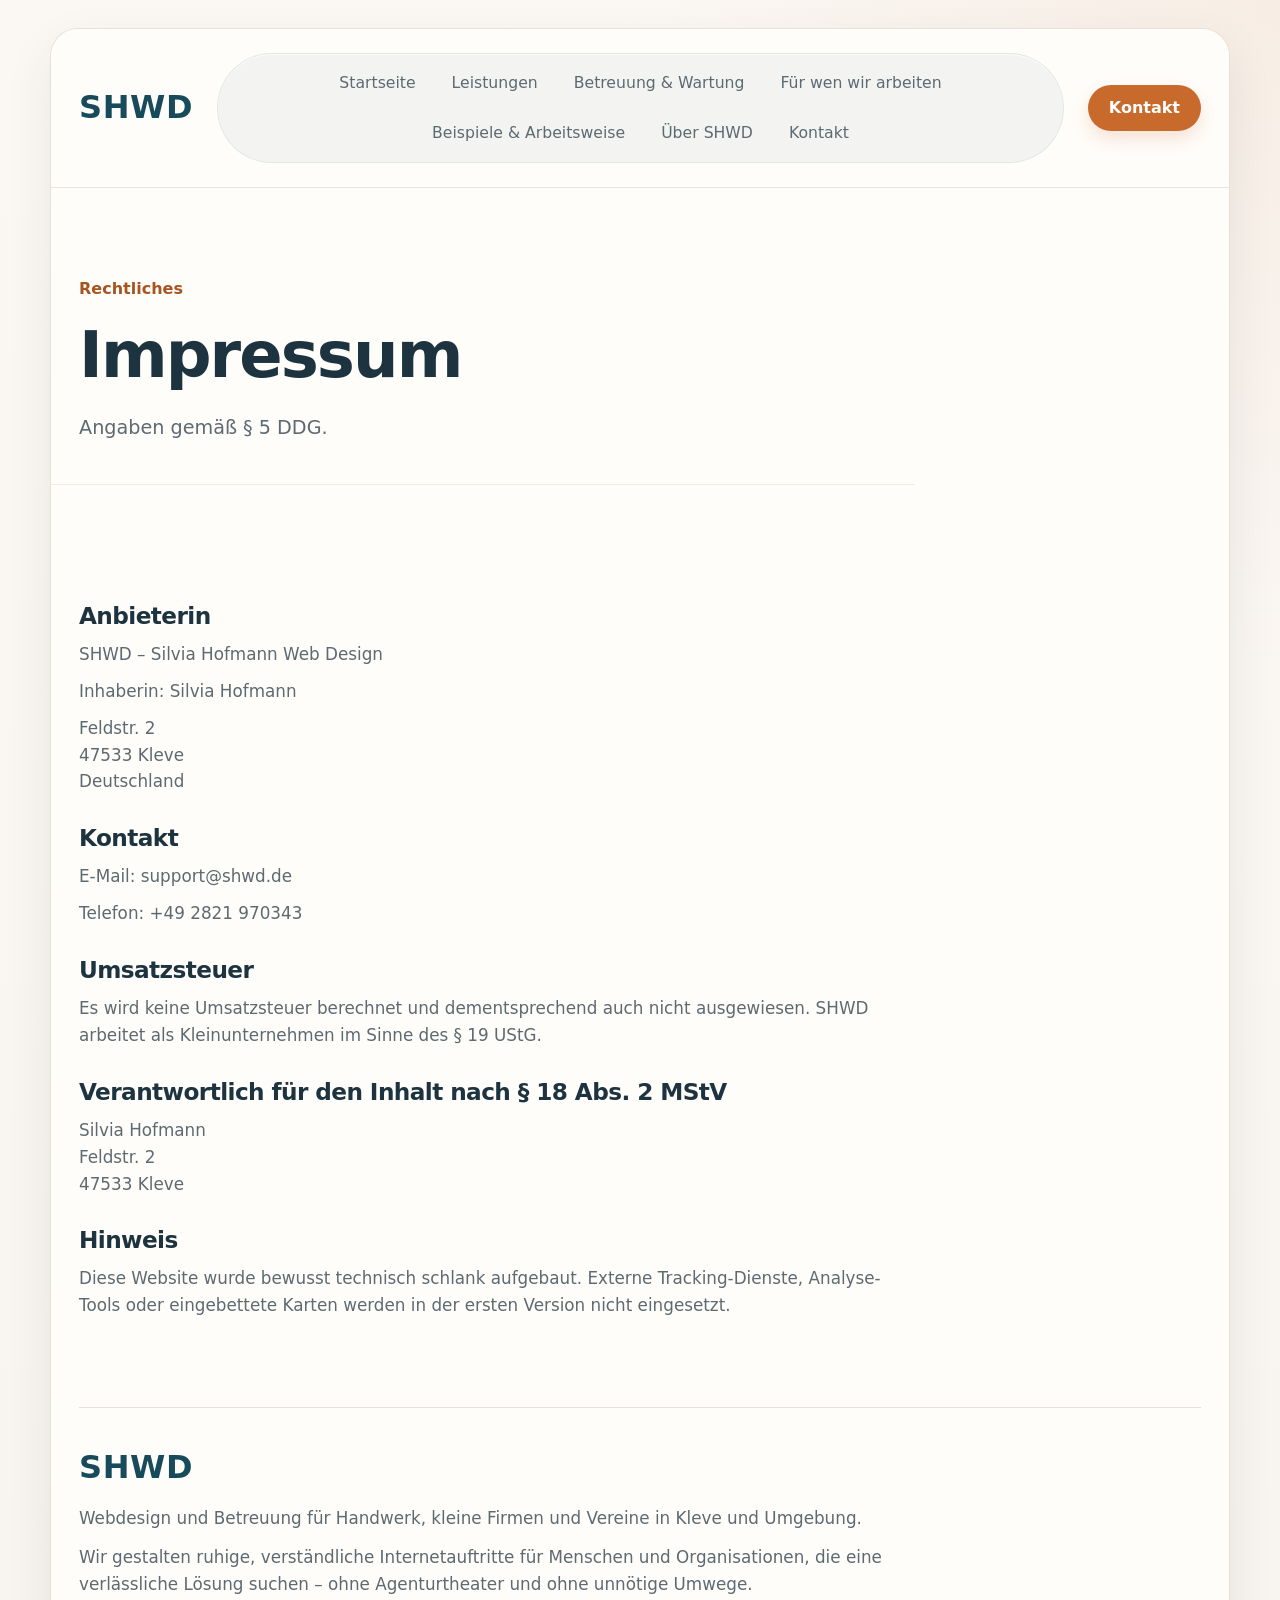
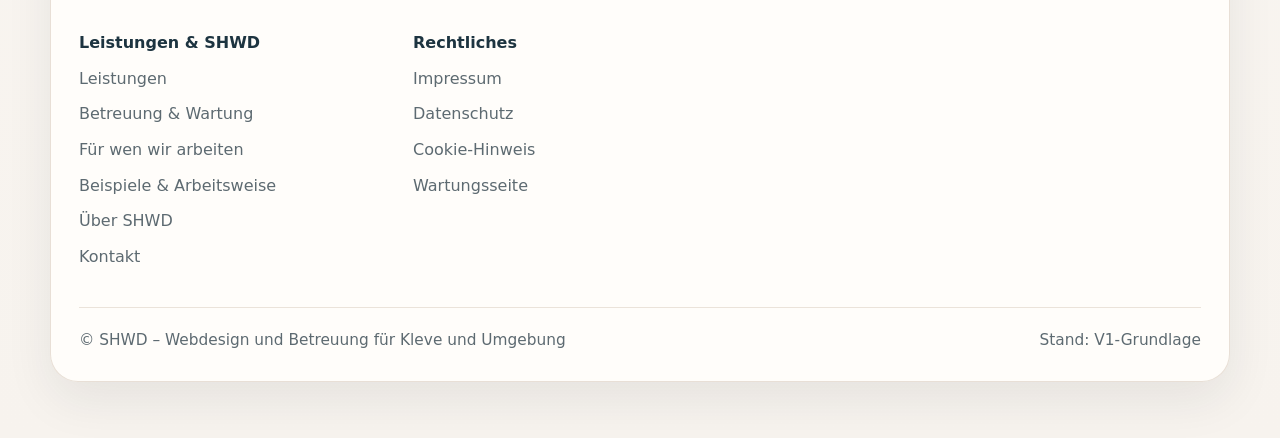
<file: impressum.html>
<!DOCTYPE html>
<html lang="de">
<head>
  <meta charset="UTF-8" />
  <meta name="viewport" content="width=device-width, initial-scale=1.0" />
  <title>SHWD – Impressum</title>
  <meta name="description" content="Impressum der SHWD – Silvia Hofmann Web Design." />
  <link rel="stylesheet" href="assets/styles.css" />
  
</head>
<body>
  <div class="page-shell">
    <div class="container">
      <div class="page-card">
        
<header>
  <div class="nav">
    <a class="logo" href="index.html">SHWD</a>
    <nav class="nav-links" aria-label="Hauptnavigation">
      <a href="index.html">Startseite</a><a href="leistungen.html">Leistungen</a><a href="betreuung.html">Betreuung & Wartung</a><a href="zielgruppen.html">Für wen wir arbeiten</a><a href="arbeitsweise.html">Beispiele & Arbeitsweise</a><a href="ueber.html">Über SHWD</a><a href="kontakt.php">Kontakt</a>
    </nav>
    <a class="nav-cta" href="kontakt.php">Kontakt</a>
  </div>
</header>
        <main>
          
<section class="page-hero small legal">
  <div class="eyebrow">Rechtliches</div>
  <h1>Impressum</h1>
  <p class="lead">Angaben gemäß § 5 DDG.</p>
</section>
<section class="legal-copy">
  <h2>Anbieterin</h2>
  <p>SHWD – Silvia Hofmann Web Design</p>
  <p>Inhaberin: Silvia Hofmann</p>
  <p>Feldstr. 2<br>47533 Kleve<br>Deutschland</p>

  <h2>Kontakt</h2>
  <p>E-Mail: <a href="mailto:support@shwd.de">support@shwd.de</a></p>
  <p>Telefon: <a href="tel:+492821970343">+49 2821 970343</a></p>

  <h2>Umsatzsteuer</h2>
  <p>Es wird keine Umsatzsteuer berechnet und dementsprechend auch nicht ausgewiesen. SHWD arbeitet als Kleinunternehmen im Sinne des § 19 UStG.</p>

  <h2>Verantwortlich für den Inhalt nach § 18 Abs. 2 MStV</h2>
  <p>Silvia Hofmann<br>Feldstr. 2<br>47533 Kleve</p>

  <h2>Hinweis</h2>
  <p>Diese Website wurde bewusst technisch schlank aufgebaut. Externe Tracking-Dienste, Analyse-Tools oder eingebettete Karten werden in der ersten Version nicht eingesetzt.</p>
</section>
        </main>
        
<footer>
  <div class="footer-wrap">
    <div class="footer-top">
      <div class="logo">SHWD</div>
      <p>Webdesign und Betreuung für Handwerk, kleine Firmen und Vereine in Kleve und Umgebung.</p>
      <p>Wir gestalten ruhige, verständliche Internetauftritte für Menschen und Organisationen, die eine verlässliche Lösung suchen – ohne Agenturtheater und ohne unnötige Umwege.</p>
    </div>
    <div class="footer-links">
      <div class="footer-col">
        <h4>Leistungen &amp; SHWD</h4>
        <a href="leistungen.html">Leistungen</a><a href="betreuung.html">Betreuung & Wartung</a><a href="zielgruppen.html">Für wen wir arbeiten</a><a href="arbeitsweise.html">Beispiele & Arbeitsweise</a><a href="ueber.html">Über SHWD</a><a href="kontakt.php">Kontakt</a>
      </div>
      <div class="footer-col">
        <h4>Rechtliches</h4>
        <a href="impressum.html">Impressum</a><a href="datenschutz.html">Datenschutz</a><a href="cookies.html">Cookie-Hinweis</a><a href="wartung.html">Wartungsseite</a>
      </div>
    </div>
    <div class="footer-bottom">
      <span>© SHWD – Webdesign und Betreuung für Kleve und Umgebung</span>
      <span>Stand: V1-Grundlage</span>
    </div>
  </div>
</footer>
      </div>
    </div>
  </div>
</body>
</html>
</file>
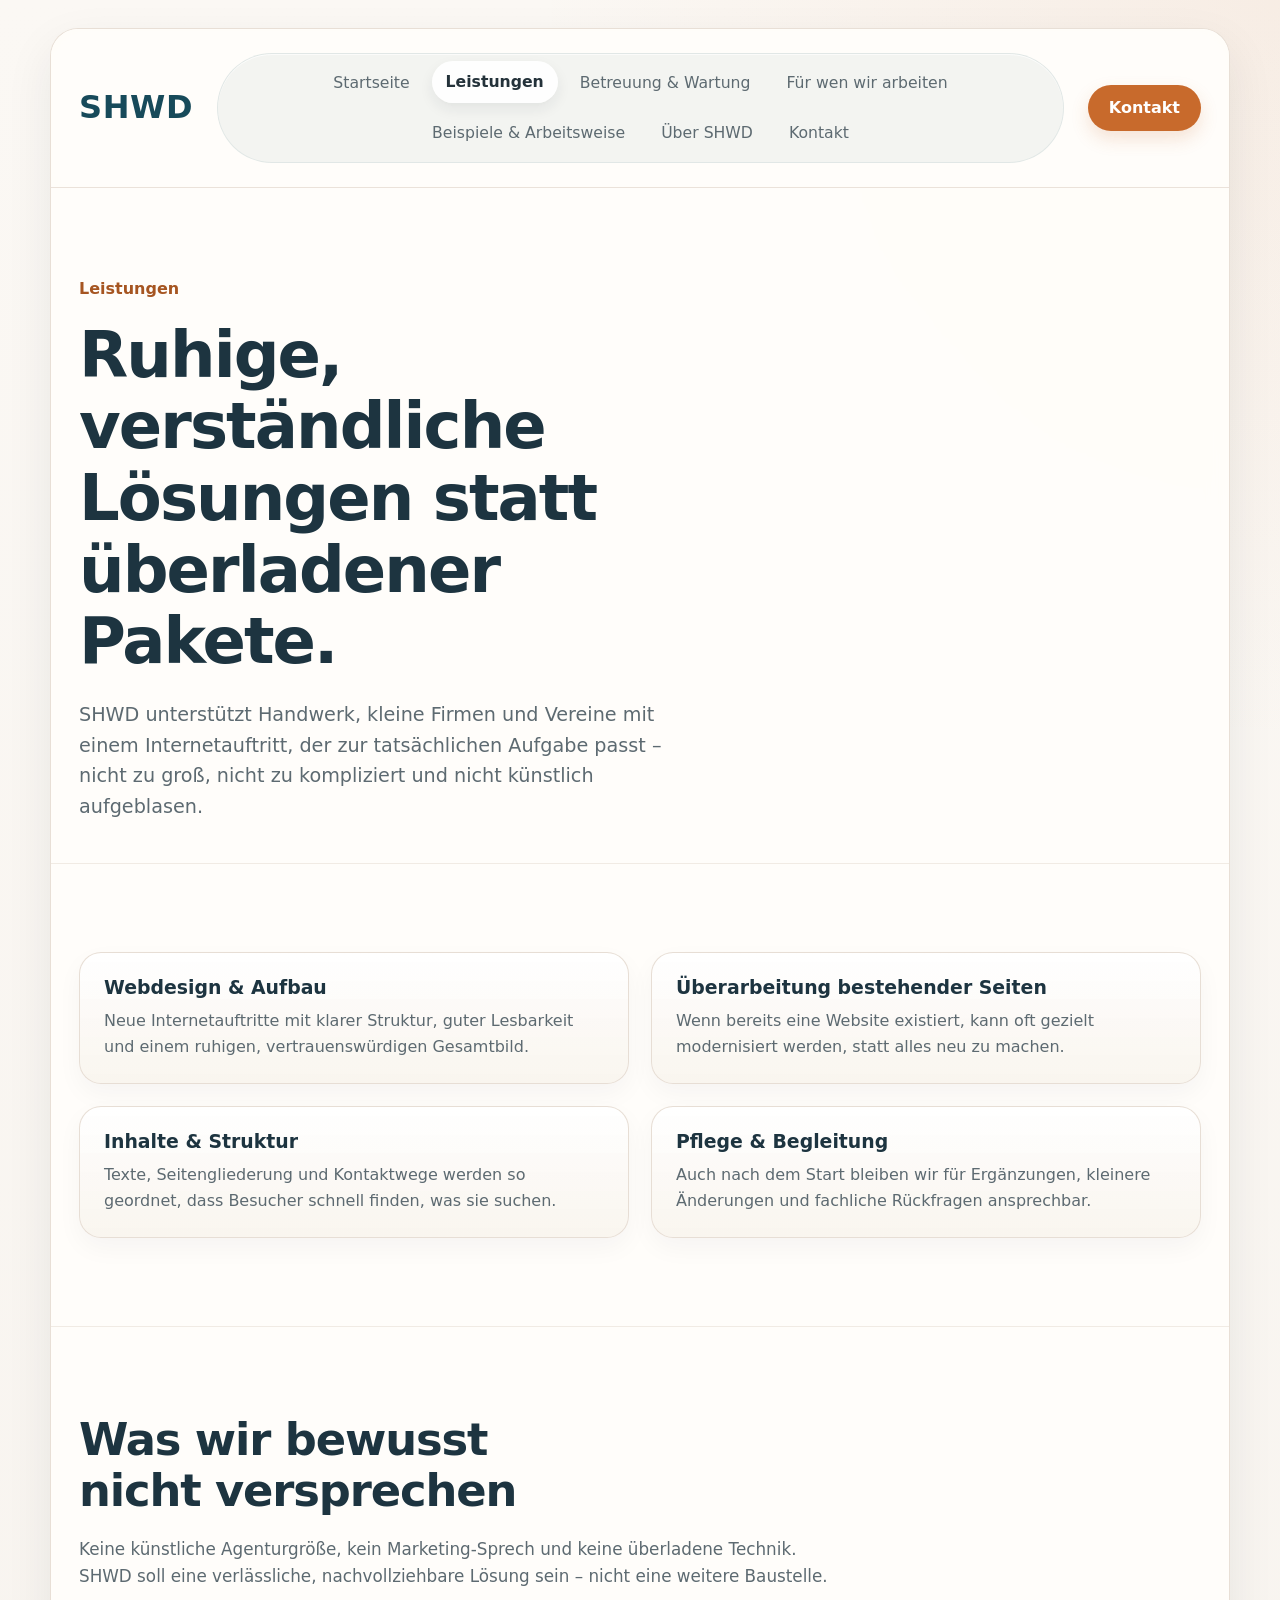
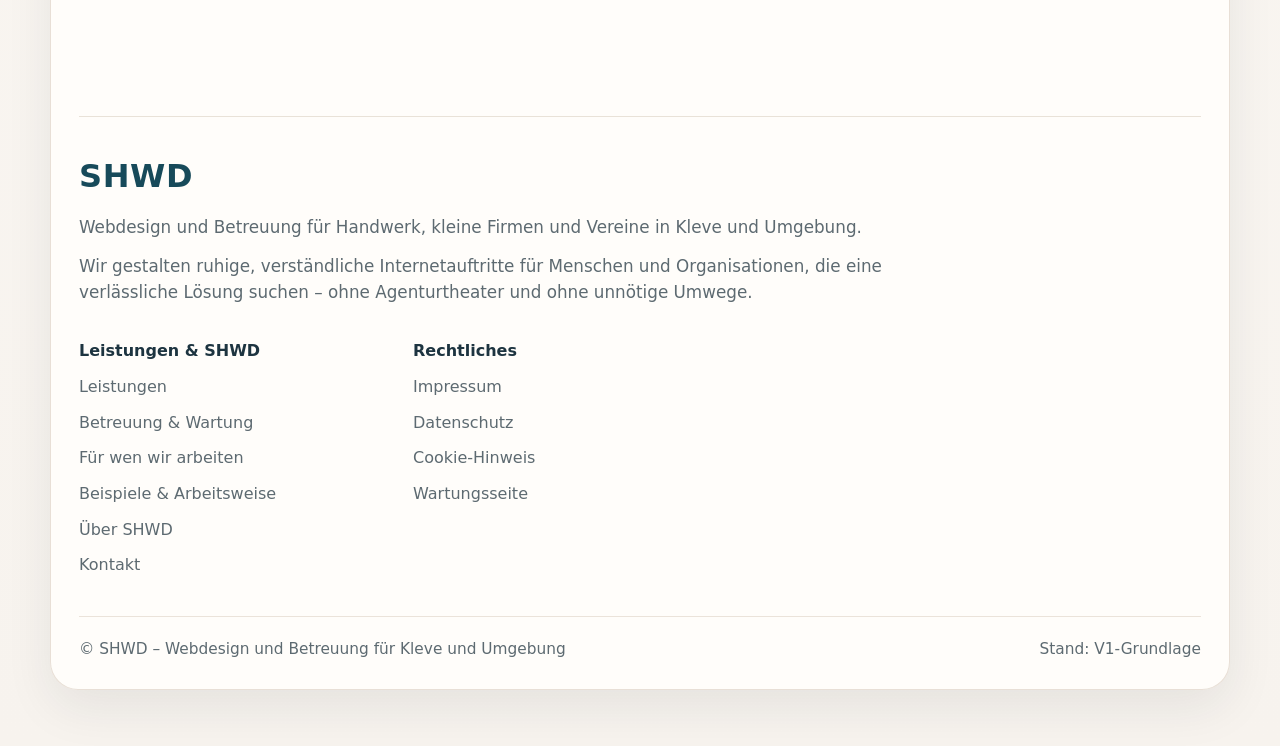
<file: leistungen.html>
<!DOCTYPE html>
<html lang="de">
<head>
  <meta charset="UTF-8" />
  <meta name="viewport" content="width=device-width, initial-scale=1.0" />
  <title>SHWD – Leistungen</title>
  <meta name="description" content="Leistungen von SHWD: Webdesign, Überarbeitung, Inhalte, Struktur und laufende Betreuung." />
  <link rel="stylesheet" href="assets/styles.css" />
  
</head>
<body>
  <div class="page-shell">
    <div class="container">
      <div class="page-card">
        
<header>
  <div class="nav">
    <a class="logo" href="index.html">SHWD</a>
    <nav class="nav-links" aria-label="Hauptnavigation">
      <a href="index.html">Startseite</a><a href="leistungen.html" class="active">Leistungen</a><a href="betreuung.html">Betreuung & Wartung</a><a href="zielgruppen.html">Für wen wir arbeiten</a><a href="arbeitsweise.html">Beispiele & Arbeitsweise</a><a href="ueber.html">Über SHWD</a><a href="kontakt.php">Kontakt</a>
    </nav>
    <a class="nav-cta" href="kontakt.php">Kontakt</a>
  </div>
</header>
        <main>
          
<section class="page-hero small">
  <div class="eyebrow">Leistungen</div>
  <h1>Ruhige, verständliche Lösungen statt überladener Pakete.</h1>
  <p class="lead">SHWD unterstützt Handwerk, kleine Firmen und Vereine mit einem Internetauftritt, der zur tatsächlichen Aufgabe passt – nicht zu groß, nicht zu kompliziert und nicht künstlich aufgeblasen.</p>
</section>
<section>
  <div class="grid-2">
    <article class="panel"><h3>Webdesign &amp; Aufbau</h3><p>Neue Internetauftritte mit klarer Struktur, guter Lesbarkeit und einem ruhigen, vertrauenswürdigen Gesamtbild.</p></article>
    <article class="panel"><h3>Überarbeitung bestehender Seiten</h3><p>Wenn bereits eine Website existiert, kann oft gezielt modernisiert werden, statt alles neu zu machen.</p></article>
    <article class="panel"><h3>Inhalte &amp; Struktur</h3><p>Texte, Seitengliederung und Kontaktwege werden so geordnet, dass Besucher schnell finden, was sie suchen.</p></article>
    <article class="panel"><h3>Pflege &amp; Begleitung</h3><p>Auch nach dem Start bleiben wir für Ergänzungen, kleinere Änderungen und fachliche Rückfragen ansprechbar.</p></article>
  </div>
</section>
<section>
  <div class="section-intro">
    <h2>Was wir bewusst nicht versprechen</h2>
    <p class="mt">Keine künstliche Agenturgröße, kein Marketing-Sprech und keine überladene Technik. SHWD soll eine verlässliche, nachvollziehbare Lösung sein – nicht eine weitere Baustelle.</p>
  </div>
</section>
        </main>
        
<footer>
  <div class="footer-wrap">
    <div class="footer-top">
      <div class="logo">SHWD</div>
      <p>Webdesign und Betreuung für Handwerk, kleine Firmen und Vereine in Kleve und Umgebung.</p>
      <p>Wir gestalten ruhige, verständliche Internetauftritte für Menschen und Organisationen, die eine verlässliche Lösung suchen – ohne Agenturtheater und ohne unnötige Umwege.</p>
    </div>
    <div class="footer-links">
      <div class="footer-col">
        <h4>Leistungen &amp; SHWD</h4>
        <a href="leistungen.html">Leistungen</a><a href="betreuung.html">Betreuung & Wartung</a><a href="zielgruppen.html">Für wen wir arbeiten</a><a href="arbeitsweise.html">Beispiele & Arbeitsweise</a><a href="ueber.html">Über SHWD</a><a href="kontakt.php">Kontakt</a>
      </div>
      <div class="footer-col">
        <h4>Rechtliches</h4>
        <a href="impressum.html">Impressum</a><a href="datenschutz.html">Datenschutz</a><a href="cookies.html">Cookie-Hinweis</a><a href="wartung.html">Wartungsseite</a>
      </div>
    </div>
    <div class="footer-bottom">
      <span>© SHWD – Webdesign und Betreuung für Kleve und Umgebung</span>
      <span>Stand: V1-Grundlage</span>
    </div>
  </div>
</footer>
      </div>
    </div>
  </div>
</body>
</html>
</file>
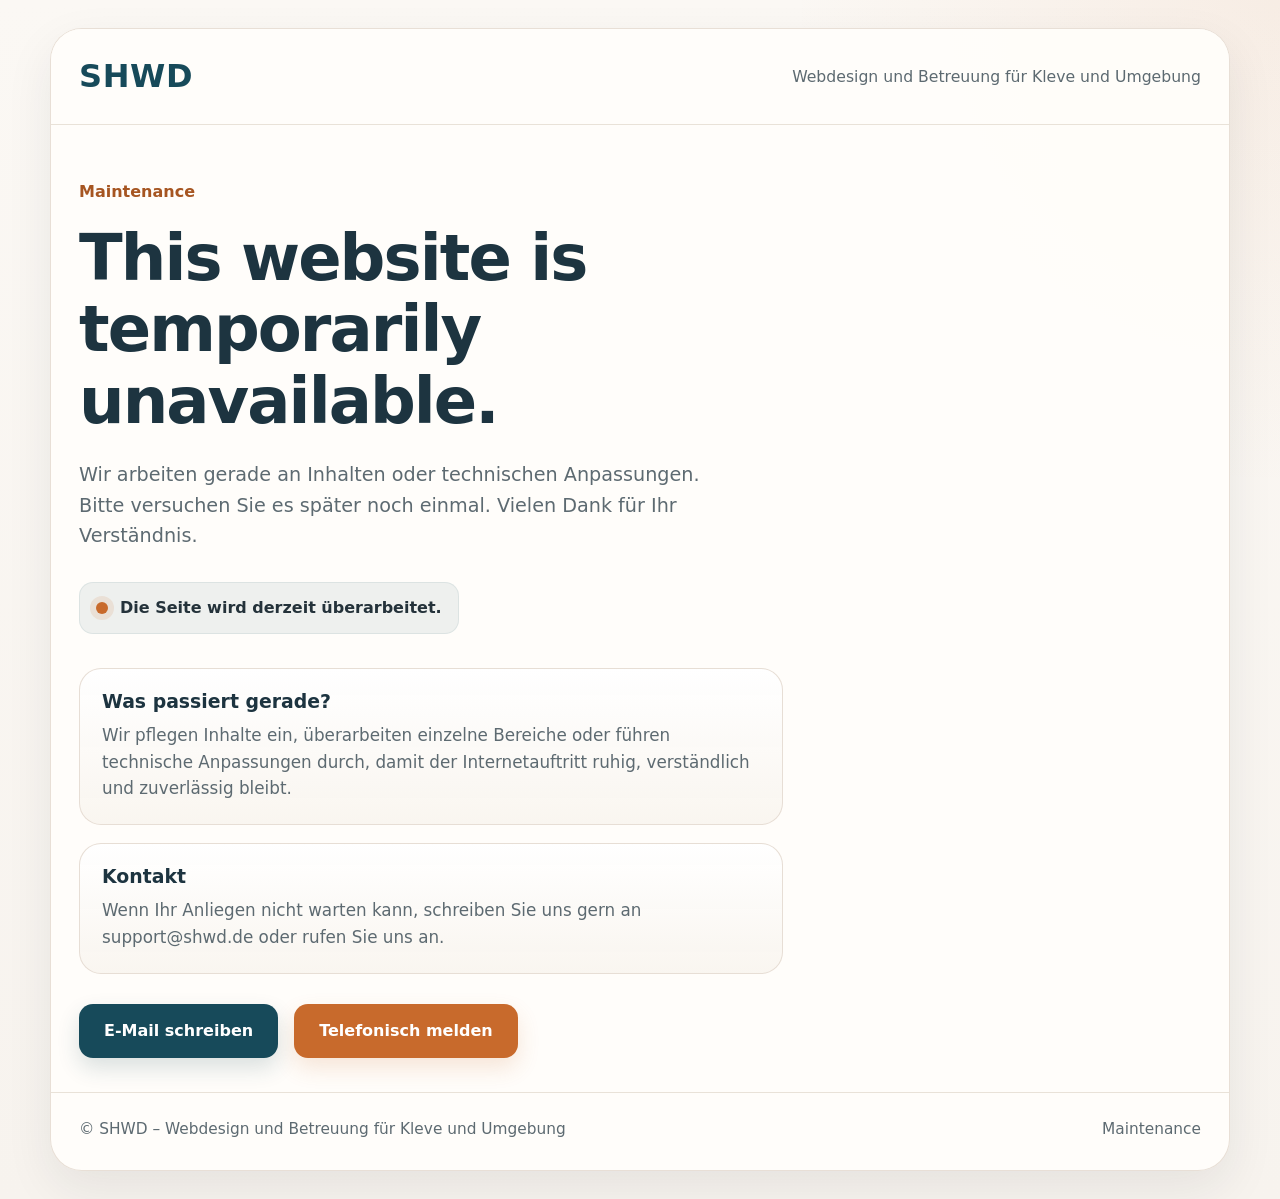
<file: maintenance.html>
<!DOCTYPE html>
<html lang="de">
<head>
  <meta charset="UTF-8" />
  <meta name="viewport" content="width=device-width, initial-scale=1.0" />
  <title>SHWD – Maintenance</title>
  <meta name="description" content="Maintenance der SHWD-Website." />
  <link rel="stylesheet" href="assets/styles.css" />
</head>
<body class="maintenance-body">
  <main class="maintenance-shell">
    <div class="topbar"><div class="logo">SHWD</div><div class="topbar-note">Webdesign und Betreuung für Kleve und Umgebung</div></div>
    <section class="maintenance-content">
      <div class="copy">
        <div class="eyebrow">Maintenance</div>
        <h1>This website is temporarily unavailable.</h1>
        <p class="lead">Wir arbeiten gerade an Inhalten oder technischen Anpassungen. Bitte versuchen Sie es später noch einmal. Vielen Dank für Ihr Verständnis.</p>
        <div class="status-box"><span class="status-dot"></span><span>Die Seite wird derzeit überarbeitet.</span></div>
        <div class="info-grid">
          <article class="info-card"><h3>Was passiert gerade?</h3><p>Wir pflegen Inhalte ein, überarbeiten einzelne Bereiche oder führen technische Anpassungen durch, damit der Internetauftritt ruhig, verständlich und zuverlässig bleibt.</p></article>
          <article class="info-card"><h3>Kontakt</h3><p>Wenn Ihr Anliegen nicht warten kann, schreiben Sie uns gern an <a href="mailto:support@shwd.de">support@shwd.de</a> oder rufen Sie uns an.</p></article>
        </div>
        <div class="hero-actions"><a class="btn btn-primary" href="mailto:support@shwd.de">E-Mail schreiben</a><a class="btn btn-secondary" href="tel:+492821970343">Telefonisch melden</a></div>
      </div>
    </section>
    <footer class="maintenance-footer"><span>© SHWD – Webdesign und Betreuung für Kleve und Umgebung</span><span>Maintenance</span></footer>
  </main>
</body>
</html>
</file>
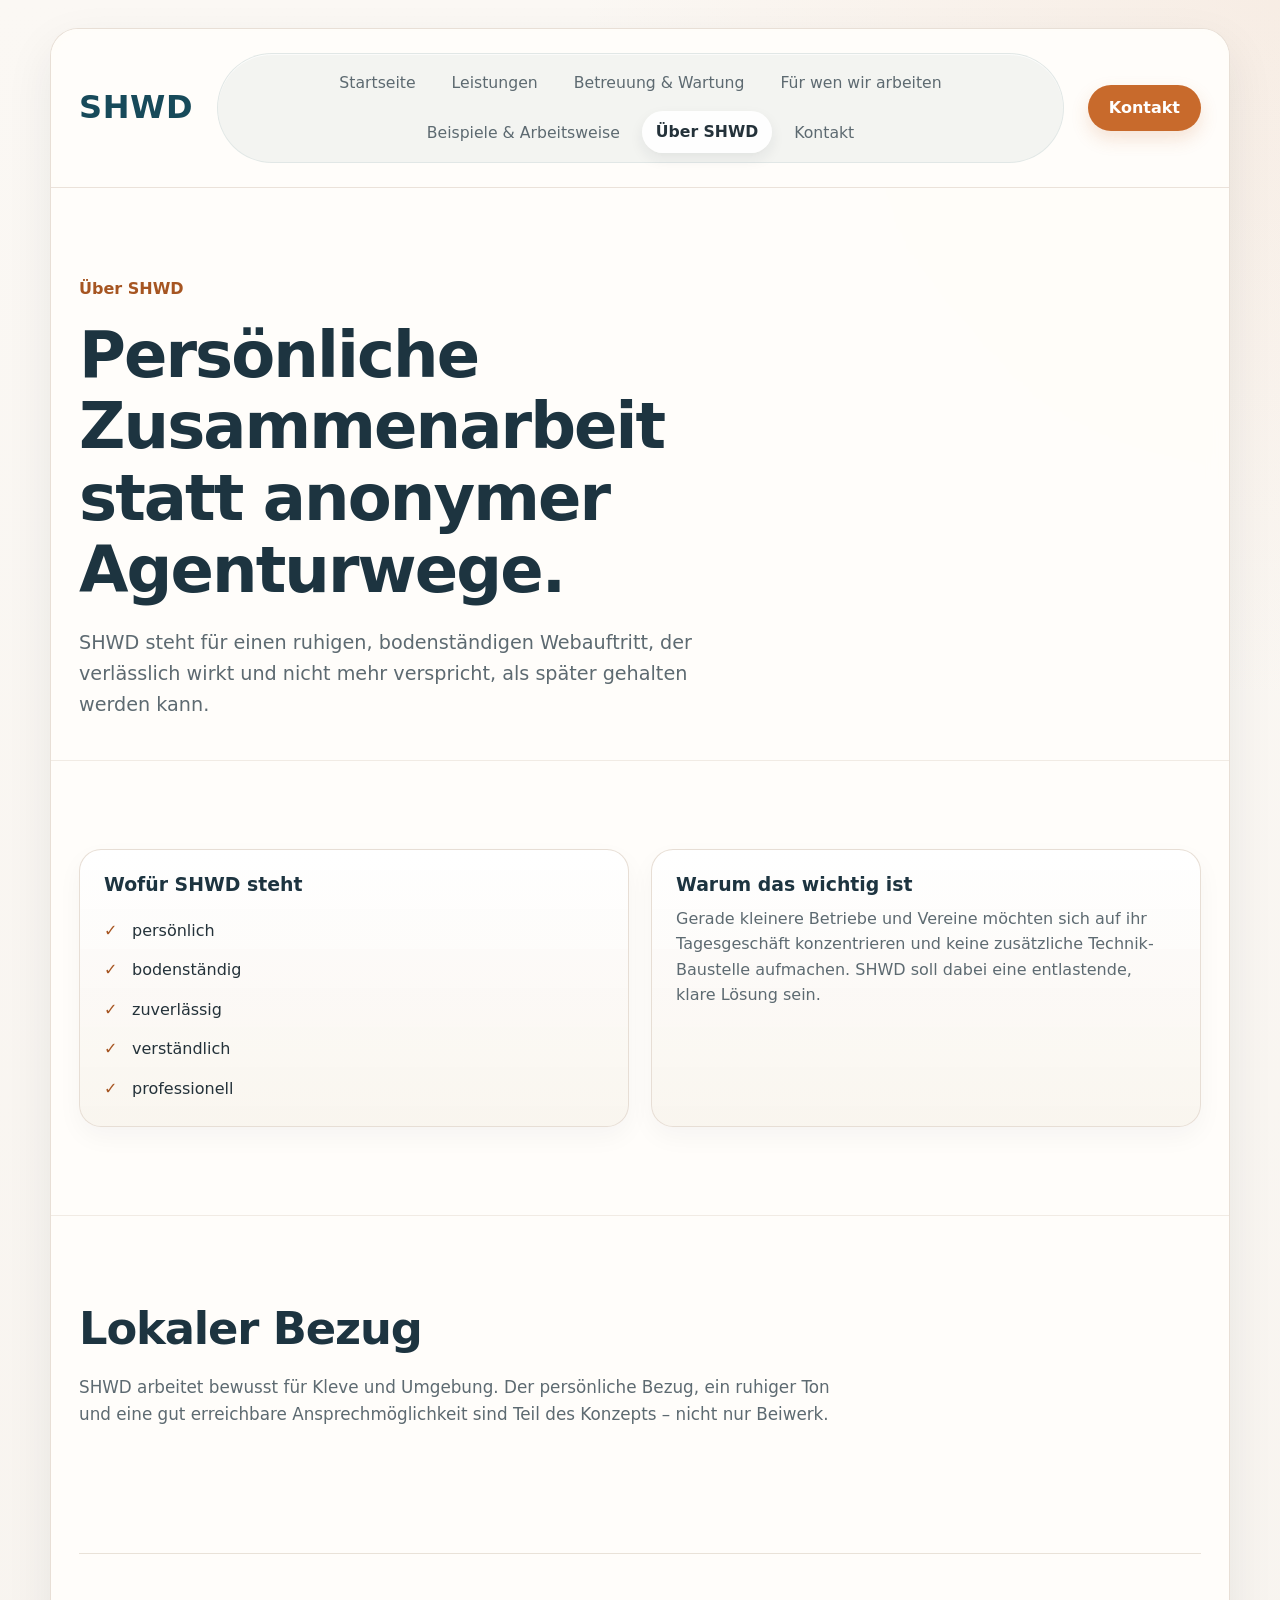
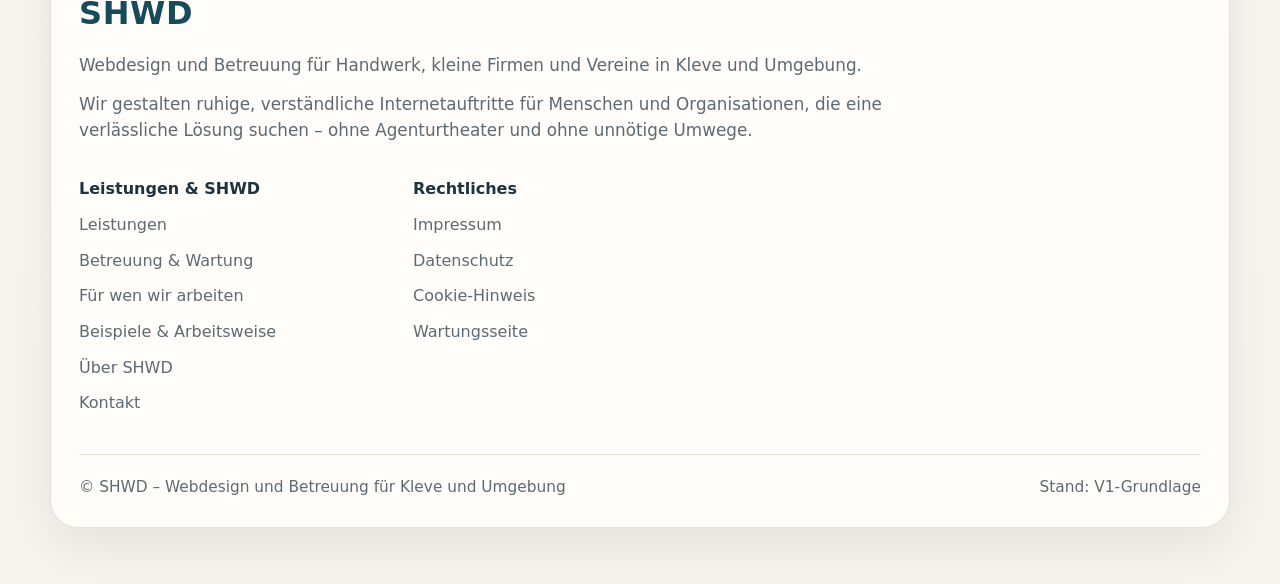
<file: ueber.html>
<!DOCTYPE html>
<html lang="de">
<head>
  <meta charset="UTF-8" />
  <meta name="viewport" content="width=device-width, initial-scale=1.0" />
  <title>SHWD – Über SHWD</title>
  <meta name="description" content="Über SHWD: Haltung, Arbeitsweise und Anspruch." />
  <link rel="stylesheet" href="assets/styles.css" />
  
</head>
<body>
  <div class="page-shell">
    <div class="container">
      <div class="page-card">
        
<header>
  <div class="nav">
    <a class="logo" href="index.html">SHWD</a>
    <nav class="nav-links" aria-label="Hauptnavigation">
      <a href="index.html">Startseite</a><a href="leistungen.html">Leistungen</a><a href="betreuung.html">Betreuung & Wartung</a><a href="zielgruppen.html">Für wen wir arbeiten</a><a href="arbeitsweise.html">Beispiele & Arbeitsweise</a><a href="ueber.html" class="active">Über SHWD</a><a href="kontakt.php">Kontakt</a>
    </nav>
    <a class="nav-cta" href="kontakt.php">Kontakt</a>
  </div>
</header>
        <main>
          
<section class="page-hero small">
  <div class="eyebrow">Über SHWD</div>
  <h1>Persönliche Zusammenarbeit statt anonymer Agenturwege.</h1>
  <p class="lead">SHWD steht für einen ruhigen, bodenständigen Webauftritt, der verlässlich wirkt und nicht mehr verspricht, als später gehalten werden kann.</p>
</section>
<section>
  <div class="grid-2">
    <article class="panel"><h3>Wofür SHWD steht</h3><ul class="feature-list"><li>persönlich</li><li>bodenständig</li><li>zuverlässig</li><li>verständlich</li><li>professionell</li></ul></article>
    <article class="panel"><h3>Warum das wichtig ist</h3><p>Gerade kleinere Betriebe und Vereine möchten sich auf ihr Tagesgeschäft konzentrieren und keine zusätzliche Technik-Baustelle aufmachen. SHWD soll dabei eine entlastende, klare Lösung sein.</p></article>
  </div>
</section>
<section><div class="section-intro"><h2>Lokaler Bezug</h2><p class="mt">SHWD arbeitet bewusst für Kleve und Umgebung. Der persönliche Bezug, ein ruhiger Ton und eine gut erreichbare Ansprechmöglichkeit sind Teil des Konzepts – nicht nur Beiwerk.</p></div></section>
        </main>
        
<footer>
  <div class="footer-wrap">
    <div class="footer-top">
      <div class="logo">SHWD</div>
      <p>Webdesign und Betreuung für Handwerk, kleine Firmen und Vereine in Kleve und Umgebung.</p>
      <p>Wir gestalten ruhige, verständliche Internetauftritte für Menschen und Organisationen, die eine verlässliche Lösung suchen – ohne Agenturtheater und ohne unnötige Umwege.</p>
    </div>
    <div class="footer-links">
      <div class="footer-col">
        <h4>Leistungen &amp; SHWD</h4>
        <a href="leistungen.html">Leistungen</a><a href="betreuung.html">Betreuung & Wartung</a><a href="zielgruppen.html">Für wen wir arbeiten</a><a href="arbeitsweise.html">Beispiele & Arbeitsweise</a><a href="ueber.html">Über SHWD</a><a href="kontakt.php">Kontakt</a>
      </div>
      <div class="footer-col">
        <h4>Rechtliches</h4>
        <a href="impressum.html">Impressum</a><a href="datenschutz.html">Datenschutz</a><a href="cookies.html">Cookie-Hinweis</a><a href="wartung.html">Wartungsseite</a>
      </div>
    </div>
    <div class="footer-bottom">
      <span>© SHWD – Webdesign und Betreuung für Kleve und Umgebung</span>
      <span>Stand: V1-Grundlage</span>
    </div>
  </div>
</footer>
      </div>
    </div>
  </div>
</body>
</html>
</file>
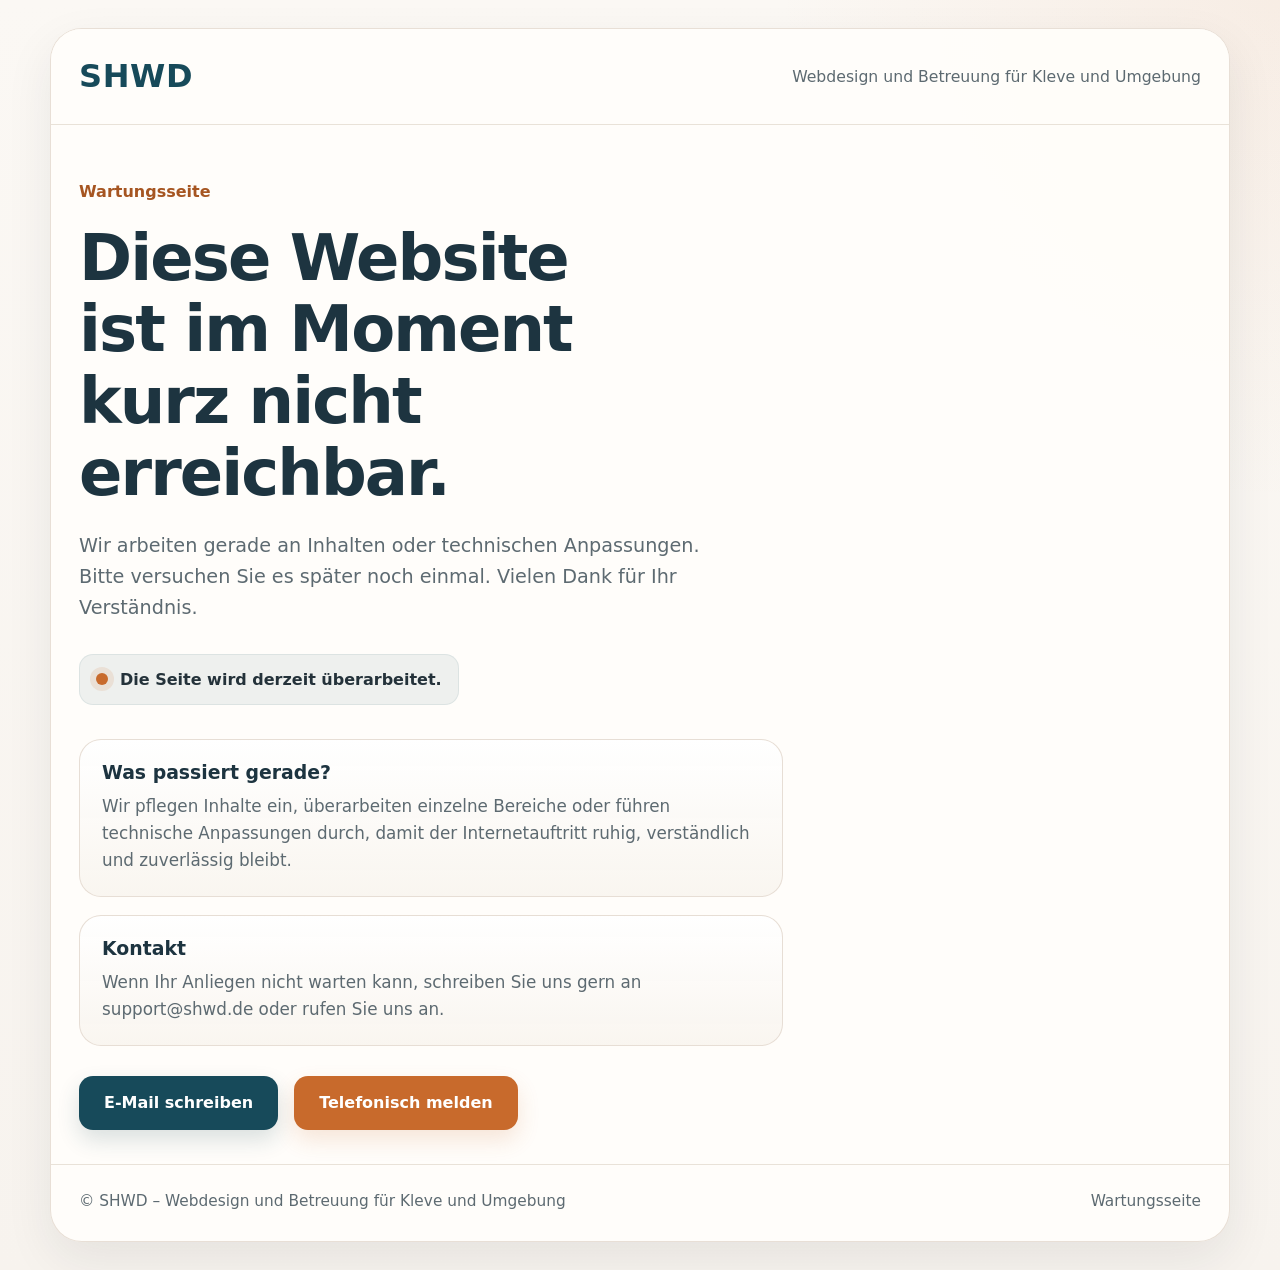
<file: wartung.html>
<!DOCTYPE html>
<html lang="de">
<head>
  <meta charset="UTF-8" />
  <meta name="viewport" content="width=device-width, initial-scale=1.0" />
  <title>SHWD – Wartungsseite</title>
  <meta name="description" content="Wartungsseite der SHWD-Website." />
  <link rel="stylesheet" href="assets/styles.css" />
</head>
<body class="maintenance-body">
  <main class="maintenance-shell">
    <div class="topbar"><div class="logo">SHWD</div><div class="topbar-note">Webdesign und Betreuung für Kleve und Umgebung</div></div>
    <section class="maintenance-content">
      <div class="copy">
        <div class="eyebrow">Wartungsseite</div>
        <h1>Diese Website ist im Moment kurz nicht erreichbar.</h1>
        <p class="lead">Wir arbeiten gerade an Inhalten oder technischen Anpassungen. Bitte versuchen Sie es später noch einmal. Vielen Dank für Ihr Verständnis.</p>
        <div class="status-box"><span class="status-dot"></span><span>Die Seite wird derzeit überarbeitet.</span></div>
        <div class="info-grid">
          <article class="info-card"><h3>Was passiert gerade?</h3><p>Wir pflegen Inhalte ein, überarbeiten einzelne Bereiche oder führen technische Anpassungen durch, damit der Internetauftritt ruhig, verständlich und zuverlässig bleibt.</p></article>
          <article class="info-card"><h3>Kontakt</h3><p>Wenn Ihr Anliegen nicht warten kann, schreiben Sie uns gern an <a href="mailto:support@shwd.de">support@shwd.de</a> oder rufen Sie uns an.</p></article>
        </div>
        <div class="hero-actions"><a class="btn btn-primary" href="mailto:support@shwd.de">E-Mail schreiben</a><a class="btn btn-secondary" href="tel:+492821970343">Telefonisch melden</a></div>
      </div>
    </section>
    <footer class="maintenance-footer"><span>© SHWD – Webdesign und Betreuung für Kleve und Umgebung</span><span>Wartungsseite</span></footer>
  </main>
</body>
</html>
</file>
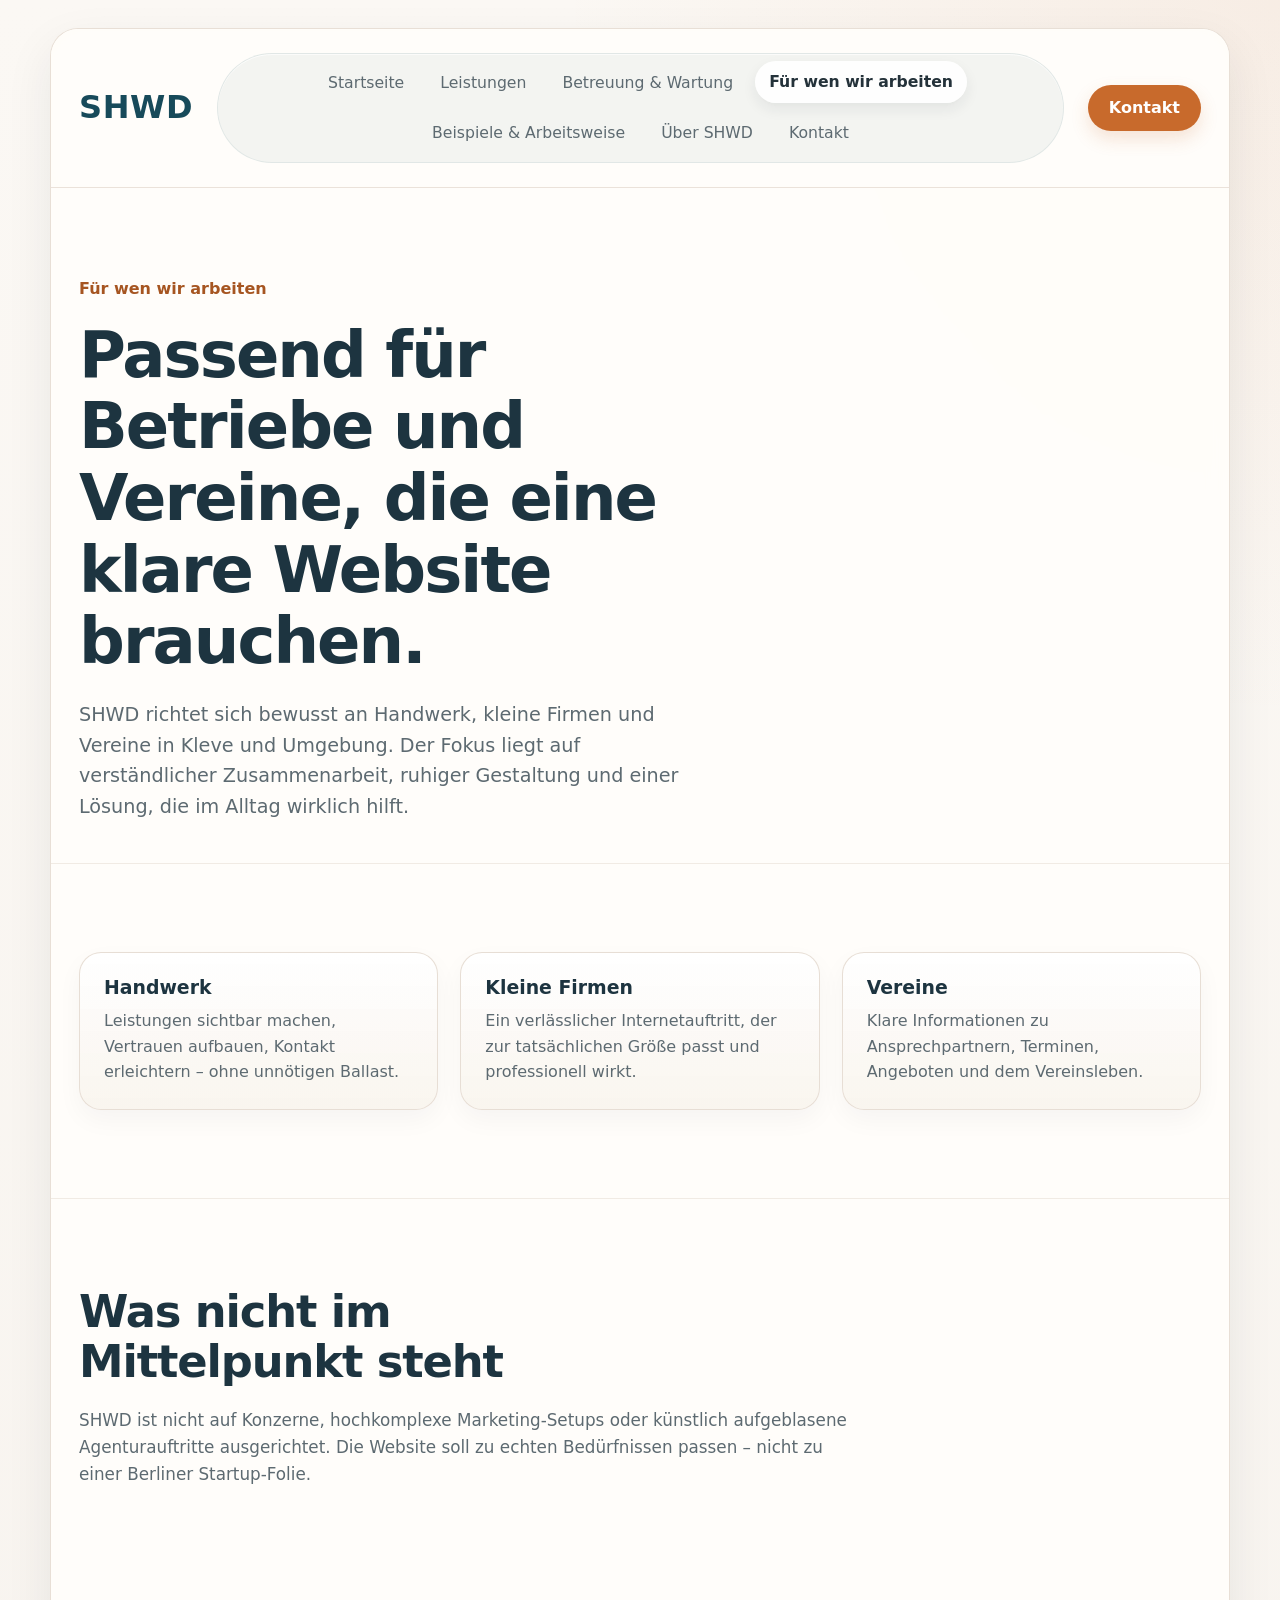
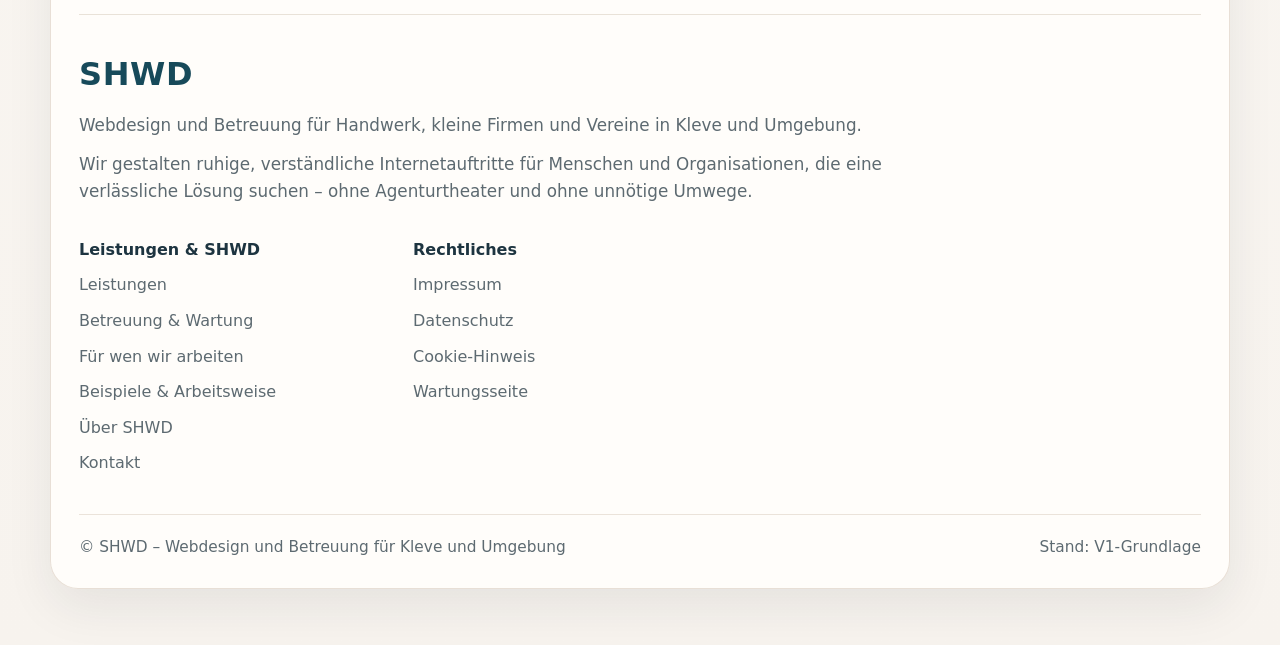
<file: zielgruppen.html>
<!DOCTYPE html>
<html lang="de">
<head>
  <meta charset="UTF-8" />
  <meta name="viewport" content="width=device-width, initial-scale=1.0" />
  <title>SHWD – Für wen wir arbeiten</title>
  <meta name="description" content="Zielgruppen von SHWD: Handwerk, kleine Firmen und Vereine in Kleve und Umgebung." />
  <link rel="stylesheet" href="assets/styles.css" />
  
</head>
<body>
  <div class="page-shell">
    <div class="container">
      <div class="page-card">
        
<header>
  <div class="nav">
    <a class="logo" href="index.html">SHWD</a>
    <nav class="nav-links" aria-label="Hauptnavigation">
      <a href="index.html">Startseite</a><a href="leistungen.html">Leistungen</a><a href="betreuung.html">Betreuung & Wartung</a><a href="zielgruppen.html" class="active">Für wen wir arbeiten</a><a href="arbeitsweise.html">Beispiele & Arbeitsweise</a><a href="ueber.html">Über SHWD</a><a href="kontakt.php">Kontakt</a>
    </nav>
    <a class="nav-cta" href="kontakt.php">Kontakt</a>
  </div>
</header>
        <main>
          
<section class="page-hero small">
  <div class="eyebrow">Für wen wir arbeiten</div>
  <h1>Passend für Betriebe und Vereine, die eine klare Website brauchen.</h1>
  <p class="lead">SHWD richtet sich bewusst an Handwerk, kleine Firmen und Vereine in Kleve und Umgebung. Der Fokus liegt auf verständlicher Zusammenarbeit, ruhiger Gestaltung und einer Lösung, die im Alltag wirklich hilft.</p>
</section>
<section>
  <div class="grid-3">
    <article class="panel"><h3>Handwerk</h3><p>Leistungen sichtbar machen, Vertrauen aufbauen, Kontakt erleichtern – ohne unnötigen Ballast.</p></article>
    <article class="panel"><h3>Kleine Firmen</h3><p>Ein verlässlicher Internetauftritt, der zur tatsächlichen Größe passt und professionell wirkt.</p></article>
    <article class="panel"><h3>Vereine</h3><p>Klare Informationen zu Ansprechpartnern, Terminen, Angeboten und dem Vereinsleben.</p></article>
  </div>
</section>
<section><div class="section-intro"><h2>Was nicht im Mittelpunkt steht</h2><p class="mt">SHWD ist nicht auf Konzerne, hochkomplexe Marketing-Setups oder künstlich aufgeblasene Agenturauftritte ausgerichtet. Die Website soll zu echten Bedürfnissen passen – nicht zu einer Berliner Startup-Folie.</p></div></section>
        </main>
        
<footer>
  <div class="footer-wrap">
    <div class="footer-top">
      <div class="logo">SHWD</div>
      <p>Webdesign und Betreuung für Handwerk, kleine Firmen und Vereine in Kleve und Umgebung.</p>
      <p>Wir gestalten ruhige, verständliche Internetauftritte für Menschen und Organisationen, die eine verlässliche Lösung suchen – ohne Agenturtheater und ohne unnötige Umwege.</p>
    </div>
    <div class="footer-links">
      <div class="footer-col">
        <h4>Leistungen &amp; SHWD</h4>
        <a href="leistungen.html">Leistungen</a><a href="betreuung.html">Betreuung & Wartung</a><a href="zielgruppen.html">Für wen wir arbeiten</a><a href="arbeitsweise.html">Beispiele & Arbeitsweise</a><a href="ueber.html">Über SHWD</a><a href="kontakt.php">Kontakt</a>
      </div>
      <div class="footer-col">
        <h4>Rechtliches</h4>
        <a href="impressum.html">Impressum</a><a href="datenschutz.html">Datenschutz</a><a href="cookies.html">Cookie-Hinweis</a><a href="wartung.html">Wartungsseite</a>
      </div>
    </div>
    <div class="footer-bottom">
      <span>© SHWD – Webdesign und Betreuung für Kleve und Umgebung</span>
      <span>Stand: V1-Grundlage</span>
    </div>
  </div>
</footer>
      </div>
    </div>
  </div>
</body>
</html>
</file>
<file: assets/styles.css>
:root {
  --bg: #f7f3ee;
  --surface: #fffdfa;
  --surface-2: #f1ebe3;
  --text: #24323a;
  --muted: #5d6a71;
  --primary: #174a5a;
  --primary-dark: #113946;
  --accent: #c86a2c;
  --accent-dark: #a65521;
  --border: #e6ddd3;
  --shadow: 0 18px 48px rgba(20, 38, 46, 0.08);
  --radius: 22px;
  --container: 1180px;
}
* { box-sizing: border-box; }
html { scroll-behavior: smooth; }
body {
  margin: 0;
  font-family: Inter, system-ui, -apple-system, BlinkMacSystemFont, 'Segoe UI', sans-serif;
  color: var(--text);
  background:
    radial-gradient(circle at top right, rgba(200, 106, 44, 0.08), transparent 28%),
    linear-gradient(180deg, #fbf8f4 0%, var(--bg) 100%);
  line-height: 1.6;
}
a { color: inherit; text-decoration: none; }
img { max-width: 100%; display: block; }
.container { width: min(var(--container), calc(100% - 40px)); margin: 0 auto; }
.page-shell { padding: 28px 0 56px; }
.page-card {
  background: rgba(255, 253, 250, 0.95);
  border: 1px solid rgba(230, 221, 211, 0.9);
  border-radius: 28px;
  overflow: hidden;
  box-shadow: var(--shadow);
  backdrop-filter: blur(10px);
}
header {
  position: sticky; top: 0; z-index: 20;
  background: rgba(255, 253, 250, 0.92);
  backdrop-filter: blur(12px);
  border-bottom: 1px solid rgba(230, 221, 211, 0.8);
}
.nav {
  display: flex; align-items: center; justify-content: space-between; gap: 24px;
  padding: 24px 28px;
}

.site-notice {
  padding: 8px 28px;
  text-align: center;
  font-size: 0.86rem;
  color: var(--muted);
  background: rgba(23, 74, 90, 0.035);
  border-bottom: 1px solid rgba(230, 221, 211, 0.75);
  letter-spacing: 0.01em;
}

.site-notice strong {
  font-weight: 600;
}
.logo {
  font-family: Montserrat, Inter, system-ui, sans-serif;
  font-weight: 800; font-size: 2rem; letter-spacing: 0.02em; color: var(--primary);
}
.nav-links {
  display: flex; gap: 8px; align-items: center; flex-wrap: wrap; justify-content: center;
  font-size: 0.98rem; color: var(--muted); padding: 8px; border-radius: 999px;
  background: rgba(23, 74, 90, 0.05); border: 1px solid rgba(23, 74, 90, 0.08);
  box-shadow: inset 0 1px 0 rgba(255,255,255,0.7);
}
.nav-links a {
  display: inline-flex; align-items: center; justify-content: center; min-height: 42px; padding: 0 14px;
  border-radius: 999px; transition: color .2s ease, background .2s ease, box-shadow .2s ease, transform .2s ease;
}
.nav-links a:hover, .nav-links a.active {
  color: var(--text); font-weight: 600; background: rgba(255,255,255,0.95);
  box-shadow: 0 6px 14px rgba(22,38,46,.08); transform: translateY(-1px);
}
.nav-cta, .btn {
  display: inline-flex; align-items: center; justify-content: center; min-height: 46px; border-radius: 999px;
  padding: 0 20px; font-weight: 700; transition: background .2s ease, transform .2s ease, border-color .2s ease;
  border: 1px solid transparent;
}
.nav-cta { background: var(--accent); color: white; box-shadow: 0 8px 18px rgba(200,106,44,.18); }
.nav-cta:hover, .btn:hover { transform: translateY(-1px); }
.btn { min-height: 54px; padding: 0 24px; border-radius: 14px; }
.btn-primary { background: var(--primary); color: #fff; box-shadow: 0 10px 22px rgba(23,74,90,.16); }
.btn-secondary { background: var(--accent); color: #fff; box-shadow: 0 10px 22px rgba(200,106,44,.16); }
.btn-ghost { border-color: var(--border); background: rgba(255,255,255,.7); color: var(--text); }
main section { padding: 88px 28px; border-top: 1px solid rgba(230,221,211,.55); }
main section:first-of-type { border-top: 0; }
.eyebrow { display: inline-block; margin-bottom: 18px; color: var(--accent-dark); font-weight: 700; font-size: 1rem; }
h1,h2,h3,h4 { margin: 0; font-family: Montserrat, Inter, system-ui, sans-serif; line-height: 1.12; color: #1d3440; }
h1 { font-size: clamp(2.45rem, 5vw, 4.5rem); letter-spacing: -0.03em; max-width: 12ch; }
h2 { font-size: clamp(2rem, 3.5vw, 3rem); letter-spacing: -0.025em; max-width: 16ch; }
h3 { font-size: 1.18rem; }
p { margin: 0; color: var(--muted); font-size: 1.05rem; }
.mt { margin-top: 20px; max-width: 48rem; }
.mt-small { margin-top: 14px; max-width: 48rem; }
.hero {
  display: grid; grid-template-columns: 1.05fr .95fr; gap: 56px; align-items: center; position: relative; overflow: hidden;
  background: radial-gradient(circle at 85% 10%, rgba(200,106,44,.08), transparent 22%), radial-gradient(circle at 60% 70%, rgba(23,74,90,.06), transparent 28%);
}
.hero::after { content:''; position:absolute; right:-120px; bottom:-160px; width:520px; height:520px; border-radius:50%; background:rgba(23,74,90,.05); }
.hero-copy { position: relative; z-index: 1; }
.lead { max-width: 39rem; margin-top: 22px; font-size: 1.2rem; }
.hero-actions { display:flex; gap:16px; flex-wrap:wrap; margin-top:30px; }
.trust-line { margin-top: 20px; font-size: 1rem; color: var(--muted); }
.device { position:relative; width:100%; max-width:620px; margin-left:auto; background:#2b2f33; border-radius:22px 22px 14px 14px; padding:12px 12px 0; box-shadow:0 28px 55px rgba(24,36,44,.18); }
.device::after { content:''; position:absolute; left:50%; transform:translateX(-50%); bottom:-18px; width:112%; height:18px; background:linear-gradient(180deg,#d7d4d2,#bdb7b3); border-radius:0 0 18px 18px; box-shadow:0 14px 24px rgba(24,36,44,.12); }
.screen { background:linear-gradient(180deg,#f7f3ef 0%,#fdfbf8 100%); border-radius:14px 14px 0 0; overflow:hidden; border:1px solid rgba(255,255,255,.55); }
.screen-topbar { height:34px; display:flex; align-items:center; gap:8px; padding:0 14px; background:#ece8e3; border-bottom:1px solid #ddd4cb; }
.dot { width:10px; height:10px; border-radius:50%; background:#d3c6ba; }
.mockup { display:grid; grid-template-columns: 1.4fr .9fr; min-height:360px; }
.mockup-main { position:relative; padding:26px; background: linear-gradient(180deg, var(--primary) 0%, var(--primary-dark) 100%); color:#fff; overflow:hidden; }
.mockup-main::after { content:''; position:absolute; right:-40px; bottom:-60px; width:220px; height:220px; border-radius:50%; background:rgba(255,255,255,.06); }
.mockup-brand { font-family: Montserrat, Inter, sans-serif; font-size:1rem; font-weight:700; letter-spacing:.02em; opacity:.92; }
.mockup-main h3 { margin-top:44px; color:#fff; font-size:2rem; max-width:9ch; position:relative; z-index:1; }
.mockup-main p { margin-top:16px; font-size:.95rem; color:rgba(255,255,255,.82); max-width:23ch; position:relative; z-index:1; }
.mini-btn { display:inline-block; margin-top:20px; padding:10px 16px; background:var(--accent); color:#fff; border-radius:10px; font-size:.9rem; font-weight:700; position:relative; z-index:1; }
.mockup-side { position:relative; background:#f7f2ed; padding:28px 20px; }
.card-stack { display:grid; gap:14px; position:absolute; right:18px; top:54px; width:88%; }
.mini-card { background:rgba(255,255,255,.96); border:1px solid #ede5dc; border-radius:16px; padding:14px 14px 12px; box-shadow:0 14px 28px rgba(28,44,53,.08); }
.mini-card strong { display:block; color:var(--text); font-size:.95rem; margin-bottom:10px; }
.line,.line-light { height:8px; border-radius:999px; background:#cbd5db; margin-bottom:8px; }
.line-light { background:#e1e7ea; height:7px; width:78%; margin-bottom:0; }
.page-hero.small { padding-bottom: 40px; }
.page-hero.small h1 { max-width: 14ch; }
.section-intro { max-width: 48rem; margin-bottom: 38px; }
.split, .grid-2, .grid-3, .grid-4 { display:grid; gap:22px; }
.split, .grid-2 { grid-template-columns:1fr 1fr; }
.grid-3 { grid-template-columns:repeat(3, minmax(0, 1fr)); }
.grid-4 { grid-template-columns:repeat(4, minmax(0, 1fr)); }
.panel, .step, .info-box {
  background: linear-gradient(180deg, rgba(255,255,255,.92), rgba(249,245,239,.95));
  border:1px solid rgba(230,221,211,.95); border-radius:var(--radius); padding:24px; box-shadow:0 10px 26px rgba(24,36,44,.04);
}
.panel p, .step p, .info-box p { margin-top: 10px; font-size: 1rem; }
.icon-badge, .step-no { width:44px; height:44px; display:inline-flex; align-items:center; justify-content:center; border-radius:12px; font-weight:800; margin-bottom:16px; }
.icon-badge { background: rgba(23,74,90,.1); color: var(--primary); }
.step-no { background: rgba(200,106,44,.12); color: var(--accent-dark); }
.feature-list { list-style:none; margin:22px 0 0; padding:0; display:grid; gap:14px; }
.feature-list li { position:relative; padding-left:28px; color:var(--text); }
.feature-list li::before { content:'✓'; position:absolute; left:0; top:0; color:var(--accent-dark); font-weight:800; }
.highlight-band { background: linear-gradient(135deg, rgba(23,74,90,.95), rgba(17,57,70,.98)); color:#fff; }
.highlight-band h2, .highlight-band h3, .highlight-band p, .highlight-band .eyebrow { color:#fff; }
.highlight-band .panel { background: rgba(255,255,255,.08); border:1px solid rgba(255,255,255,.1); box-shadow:none; }
.highlight-band .icon-badge { background: rgba(255,255,255,.12); color:#fff; }
.cta-section { background: radial-gradient(circle at top left, rgba(200,106,44,.12), transparent 22%), linear-gradient(180deg, rgba(255,255,255,.92), rgba(245,238,230,.9)); }
.cta-box { display:grid; grid-template-columns:1.2fr .8fr; gap:28px; align-items:center; background:rgba(255,255,255,.72); border:1px solid rgba(230,221,211,.92); border-radius:28px; padding:34px; box-shadow:0 14px 30px rgba(24,36,44,.05); }
.cta-note { padding:20px; border-radius:20px; background:rgba(23,74,90,.06); color:var(--text); border:1px solid rgba(23,74,90,.08); }
footer { padding: 0 28px 28px; }
.footer-wrap { border-top:1px solid rgba(230,221,211,.85); padding-top:34px; }
.footer-top { margin-bottom: 28px; }
.footer-top p { margin-top: 12px; max-width: 52rem; }
.footer-links { display:grid; grid-template-columns:1fr 1fr; gap:28px; max-width:640px; padding-top:8px; }
.footer-col h4 { margin:0 0 14px; font-size:1rem; }
.footer-col a { display:block; margin:10px 0; color:var(--muted); }
.footer-col a:hover { color:var(--text); }
.footer-bottom { margin-top:28px; padding-top:20px; border-top:1px solid rgba(230,221,211,.8); display:flex; justify-content:space-between; gap:16px; flex-wrap:wrap; color:var(--muted); font-size:.96rem; }
.legal-copy { max-width: 54rem; }
.legal-copy h2 { max-width:none; font-size:1.45rem; margin:30px 0 12px; }
.legal-copy p { margin-top: 10px; }
.contact-split { align-items: start; }
.contact-form { display:grid; gap:18px; }
.form-grid { display:grid; grid-template-columns:1fr 1fr; gap:18px; }
.contact-form label { display:block; margin-bottom:8px; font-weight:600; color:var(--text); }
.contact-form input, .contact-form textarea {
  width:100%; padding:14px 16px; border-radius:14px; border:1px solid var(--border); background:#fffdfa; color:var(--text); font:inherit;
}
.contact-form textarea { resize: vertical; min-height: 180px; }
.form-note { font-size:.96rem; }
.flash { padding:16px 18px; border-radius:16px; margin-bottom:18px; }
.flash-success { background: rgba(39, 121, 86, 0.12); color:#215f49; border:1px solid rgba(39,121,86,.18); }
.flash-error { background: rgba(200, 106, 44, 0.12); color:#8a4f24; border:1px solid rgba(200,106,44,.18); }
.honeypot { position:absolute !important; left:-9999px !important; width:1px; height:1px; overflow:hidden; }
.maintenance-body { min-height:100vh; display:flex; align-items:center; justify-content:center; padding:28px 16px; }
.maintenance-shell { width:min(var(--container),100%); background:rgba(255,253,250,.95); border:1px solid rgba(230,221,211,.92); border-radius:32px; box-shadow:var(--shadow); overflow:hidden; }
.topbar { display:flex; align-items:center; justify-content:space-between; gap:18px; padding:22px 28px; background:rgba(255,253,250,.92); border-bottom:1px solid rgba(230,221,211,.85); }
.topbar-note { color:var(--muted); font-size:.98rem; text-align:right; }
.maintenance-content { padding:54px 28px 34px; }
.status-box { margin-top:30px; display:inline-flex; align-items:center; gap:12px; padding:12px 16px; border-radius:14px; background:rgba(23,74,90,.07); border:1px solid rgba(23,74,90,.08); color:var(--text); font-weight:600; }
.status-dot { width:12px; height:12px; border-radius:50%; background:var(--accent); box-shadow:0 0 0 6px rgba(200,106,44,.12); }
.info-grid { display:grid; gap:18px; margin-top:34px; max-width:44rem; }
.info-card { background:linear-gradient(180deg, rgba(255,255,255,.96), rgba(249,245,239,.95)); border:1px solid rgba(230,221,211,.95); border-radius:22px; padding:22px; }
.info-card p { margin-top:10px; }
.maintenance-footer { padding:24px 28px 28px; border-top:1px solid rgba(230,221,211,.85); display:flex; justify-content:space-between; gap:14px; flex-wrap:wrap; color:var(--muted); font-size:.96rem; }
@media (max-width: 1080px) {
  .nav { flex-wrap: wrap; justify-content: center; }
  .hero, .cta-box, .split, .grid-2, .grid-3, .grid-4, .form-grid { grid-template-columns: 1fr; }
  .hero-copy h1, h2 { max-width: none; }
  .hero-visual { order: -1; }
  .footer-links { max-width: none; }
}
@media (max-width: 760px) {
  .page-shell { padding: 14px 0 24px; }
  .container { width: min(var(--container), calc(100% - 18px)); }
  .nav, main section, footer, .topbar, .maintenance-content, .maintenance-footer { padding-left:18px; padding-right:18px; }
  .nav-links { gap:8px; font-size:.95rem; justify-content:flex-start; border-radius:20px; }
  main section { padding-top: 62px; padding-bottom: 62px; }
  .hero { gap:30px; }
  .mockup { grid-template-columns:1fr; }
  .mockup-side { min-height:220px; }
  .card-stack { position:static; width:100%; }
  .topbar { flex-direction: column; align-items:flex-start; }
  .topbar-note { text-align:left; }
}
</file>
